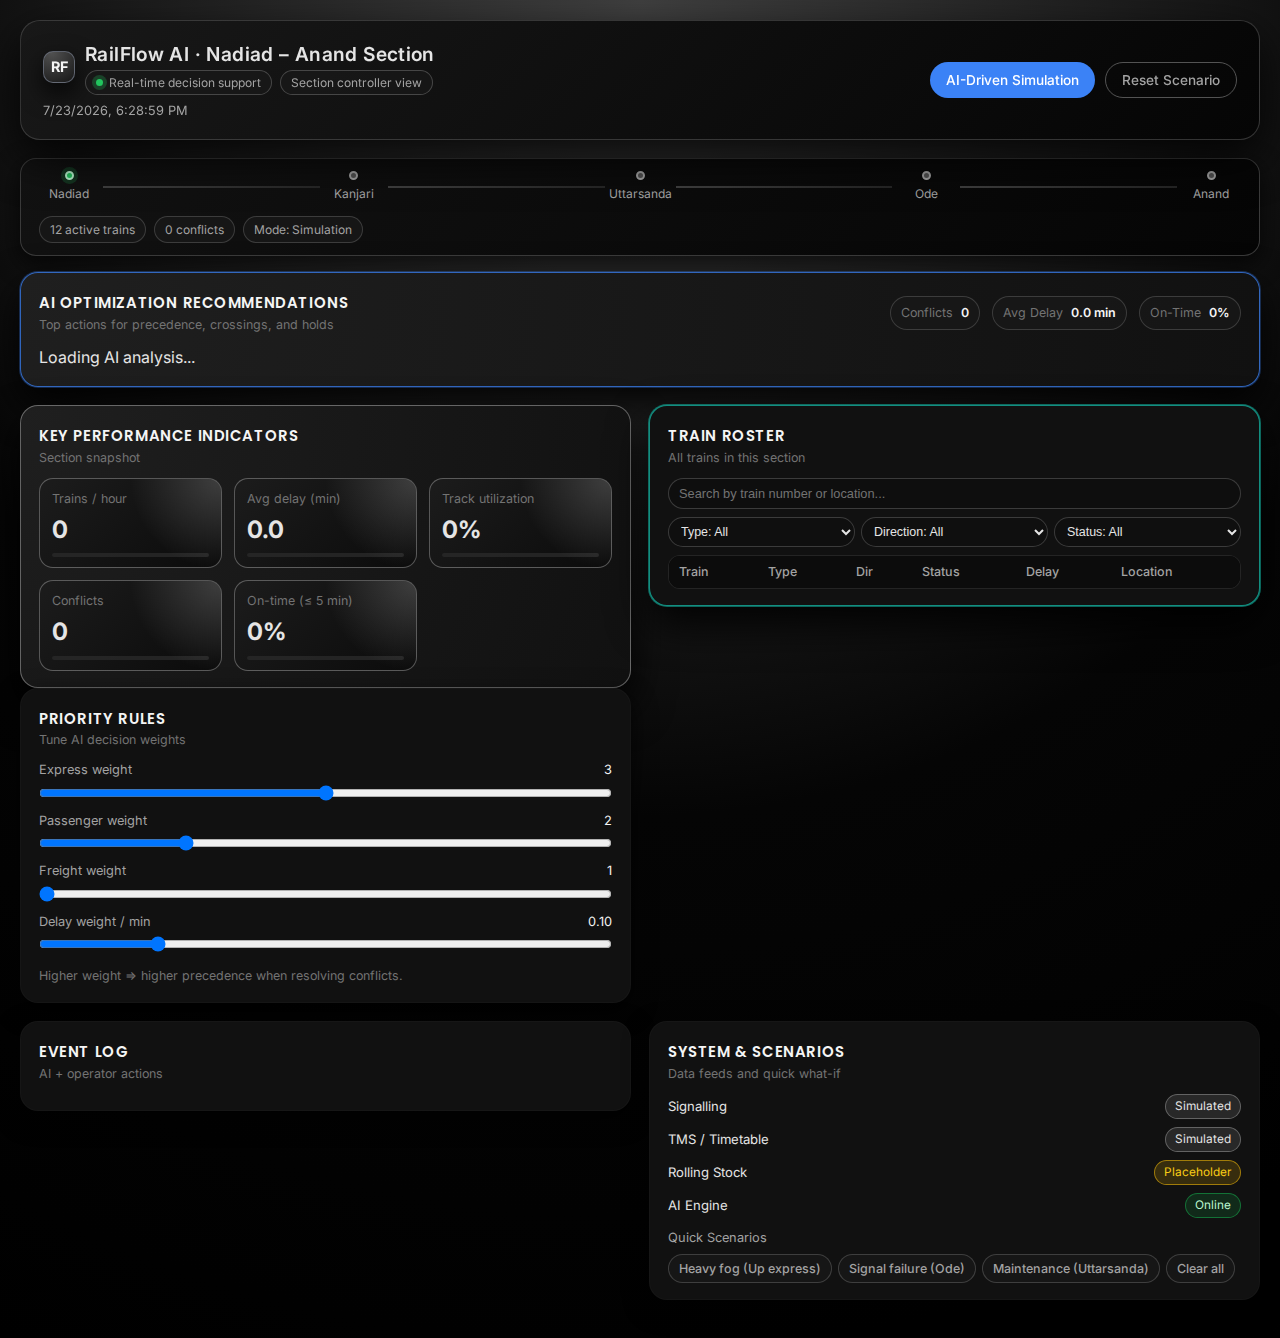
<file: gpt/index.html>
<!DOCTYPE html>
<html lang="en">

<head>
    <meta charset="UTF-8">
    <meta name="viewport" content="width=device-width, initial-scale=1.0">
    <title>AI Railway Flow Optimization Dashboard</title>
    <link
        href="https://fonts.googleapis.com/css2?family=Inter:wght@400;500;600;700&family=Poppins:wght@500;600;700&display=swap"
        rel="stylesheet">
    <link rel="stylesheet" href="styles.css">
</head>

<body>
    <div class="app-shell">
        <div class="main-area">
            <!-- Header -->
            <div class="top-bar">
                <div class="top-left">
                    <div class="brand-row">
                        <div class="brand-pill">RF</div>
                        <div>
                            <div class="section-name" id="current-section">
                                RailFlow AI · Nadiad – Anand Section
                            </div>
                            <div class="subheading">
                                <span class="badge">
                                    <span class="badge-dot"></span>
                                    Real-time decision support
                                </span>
                                <span class="badge">
                                    Section controller view
                                </span>
                            </div>
                        </div>
                    </div>
                    <div class="datetime" id="datetime-display">Loading date and time...</div>
                </div>
                <div class="top-bar-actions">
                    <button id="ai-simulate-btn">
                        <span>AI-Driven Simulation</span>
                    </button>
                    <button id="reset-data-btn" class="secondary">
                        Reset Scenario
                    </button>
                </div>
            </div>

            <!-- Section Overview (static strip instead of jittery visualizer) -->
            <div class="section-overview">
                <div class="section-line">
                    <div class="section-node active">
                        <div class="section-dot"></div>
                        <span class="section-label">Nadiad</span>
                    </div>
                    <div class="section-connector"></div>
                    <div class="section-node">
                        <div class="section-dot"></div>
                        <span class="section-label">Kanjari</span>
                    </div>
                    <div class="section-connector"></div>
                    <div class="section-node">
                        <div class="section-dot"></div>
                        <span class="section-label">Uttarsanda</span>
                    </div>
                    <div class="section-connector"></div>
                    <div class="section-node">
                        <div class="section-dot"></div>
                        <span class="section-label">Ode</span>
                    </div>
                    <div class="section-connector"></div>
                    <div class="section-node">
                        <div class="section-dot"></div>
                        <span class="section-label">Anand</span>
                    </div>
                </div>
                <div class="section-overview-metrics">
                    <div class="section-pill">
                        <span id="overview-active-trains">12</span> active trains
                    </div>
                    <div class="section-pill">
                        <span id="overview-conflicts">0</span> conflicts
                    </div>
                    <div class="section-pill">
                        Mode: <span id="overview-mode">Simulation</span>
                    </div>
                </div>
            </div>

            <!-- Hero: AI Recommendations (full-width) -->
            <div class="panel panel-hero">
                <div class="panel-title-row">
                    <div>
                        <h3 class="panel-title">AI Optimization Recommendations</h3>
                        <div class="panel-subtitle">
                            Top actions for precedence, crossings, and holds
                        </div>
                    </div>
                    <div class="hero-summary">
                        <div class="hero-summary-item">
                            <span class="hero-label">Conflicts</span>
                            <span class="hero-value" id="hero-conflicts">0</span>
                        </div>
                        <div class="hero-summary-item">
                            <span class="hero-label">Avg Delay</span>
                            <span class="hero-value" id="hero-delay">0.0 min</span>
                        </div>
                        <div class="hero-summary-item">
                            <span class="hero-label">On-Time</span>
                            <span class="hero-value" id="hero-punctuality">0%</span>
                        </div>
                    </div>
                </div>
                <div id="recommendations-container" class="hero-recommendations">
                    <p>Loading AI analysis...</p>
                </div>
            </div>

            <!-- Row 1: KPIs + Priority (left) | Roster (right) -->
            <div class="layout-row">
                <div class="layout-col layout-col-2">
                    <!-- KPIs -->
                    <div class="panel panel-kpi">
                        <div class="panel-title-row">
                            <div>
                                <h3 class="panel-title">Key Performance Indicators</h3>
                                <div class="panel-subtitle">Section snapshot</div>
                            </div>
                        </div>
                        <div class="kpi-grid">
                            <div class="kpi-card">
                                <div class="kpi-header-row">
                                    <div class="kpi-label">Trains / hour</div>
                                </div>
                                <div class="kpi-main">
                                    <div class="kpi-value" id="kpi-throughput">0</div>
                                </div>
                                <div class="kpi-bar">
                                    <div class="kpi-bar-fill" id="kpi-throughput-bar"></div>
                                </div>
                            </div>
                            <div class="kpi-card">
                                <div class="kpi-header-row">
                                    <div class="kpi-label">Avg delay (min)</div>
                                </div>
                                <div class="kpi-main">
                                    <div class="kpi-value" id="kpi-delay">0.0</div>
                                </div>
                                <div class="kpi-bar">
                                    <div class="kpi-bar-fill" id="kpi-delay-bar"></div>
                                </div>
                            </div>
                            <div class="kpi-card">
                                <div class="kpi-header-row">
                                    <div class="kpi-label">Track utilization</div>
                                </div>
                                <div class="kpi-main">
                                    <div class="kpi-value" id="kpi-utilization">0%</div>
                                </div>
                                <div class="kpi-bar">
                                    <div class="kpi-bar-fill" id="kpi-utilization-bar"></div>
                                </div>
                            </div>
                            <div class="kpi-card">
                                <div class="kpi-header-row">
                                    <div class="kpi-label">Conflicts</div>
                                </div>
                                <div class="kpi-main">
                                    <div class="kpi-value" id="kpi-conflicts">0</div>
                                </div>
                                <div class="kpi-bar">
                                    <div class="kpi-bar-fill" id="kpi-conflicts-bar"></div>
                                </div>
                            </div>
                            <div class="kpi-card">
                                <div class="kpi-header-row">
                                    <div class="kpi-label">On-time (≤ 5 min)</div>
                                </div>
                                <div class="kpi-main">
                                    <div class="kpi-value" id="kpi-punctuality">0%</div>
                                </div>
                                <div class="kpi-bar">
                                    <div class="kpi-bar-fill" id="kpi-punctuality-bar"></div>
                                </div>
                            </div>
                        </div>
                    </div>

                    <!-- Priority Rule Editor -->
                    <div class="panel">
                        <div class="panel-title-row">
                            <div>
                                <h3 class="panel-title">Priority Rules</h3>
                                <div class="panel-subtitle">Tune AI decision weights</div>
                            </div>
                        </div>
                        <div id="priority-editor">
                            <div class="rule-row">
                                <div class="rule-label-group">
                                    <span class="rule-label">Express weight</span>
                                    <span class="rule-value" id="rule-express-value">3</span>
                                </div>
                                <input type="range" id="rule-express" class="rule-input" min="1" max="5" step="1"
                                    value="3">
                            </div>
                            <div class="rule-row">
                                <div class="rule-label-group">
                                    <span class="rule-label">Passenger weight</span>
                                    <span class="rule-value" id="rule-passenger-value">2</span>
                                </div>
                                <input type="range" id="rule-passenger" class="rule-input" min="1" max="5" step="1"
                                    value="2">
                            </div>
                            <div class="rule-row">
                                <div class="rule-label-group">
                                    <span class="rule-label">Freight weight</span>
                                    <span class="rule-value" id="rule-freight-value">1</span>
                                </div>
                                <input type="range" id="rule-freight" class="rule-input" min="1" max="5" step="1"
                                    value="1">
                            </div>
                            <div class="rule-row">
                                <div class="rule-label-group">
                                    <span class="rule-label">Delay weight / min</span>
                                    <span class="rule-value" id="rule-delay-value">0.10</span>
                                </div>
                                <input type="range" id="rule-delay" class="rule-input" min="0" max="0.5" step="0.05"
                                    value="0.1">
                            </div>
                            <p class="rule-hint">
                                Higher weight ⇒ higher precedence when resolving conflicts.
                            </p>
                        </div>
                    </div>
                </div>

                <!-- Train Roster -->
                <div class="layout-col layout-col-2">
                    <div class="panel panel-roster">
                        <div class="panel-title-row">
                            <div>
                                <h3 class="panel-title">Train Roster</h3>
                                <div class="panel-subtitle">All trains in this section</div>
                            </div>
                        </div>
                        <div class="roster-controls">
                            <input type="text" id="train-search-input" class="roster-search"
                                placeholder="Search by train number or location...">
                            <div class="roster-filters">
                                <select id="filter-type" class="roster-select">
                                    <option value="all">Type: All</option>
                                    <option value="express">Express</option>
                                    <option value="passenger">Passenger</option>
                                    <option value="freight">Freight</option>
                                </select>
                                <select id="filter-direction" class="roster-select">
                                    <option value="all">Direction: All</option>
                                    <option value="up">Up (Nadiad → Anand)</option>
                                    <option value="down">Down (Anand → Nadiad)</option>
                                </select>
                                <select id="filter-status" class="roster-select">
                                    <option value="all">Status: All</option>
                                    <option value="running">Running</option>
                                    <option value="waiting">Waiting</option>
                                    <option value="halted">Halted</option>
                                    <option value="completed">Completed</option>
                                </select>
                            </div>
                        </div>
                        <div class="roster-table-wrapper">
                            <table class="roster-table">
                                <thead>
                                    <tr>
                                        <th data-sort="number">Train</th>
                                        <th data-sort="type">Type</th>
                                        <th data-sort="direction">Dir</th>
                                        <th data-sort="status">Status</th>
                                        <th data-sort="delayMinutes">Delay</th>
                                        <th data-sort="position">Location</th>
                                    </tr>
                                </thead>
                                <tbody id="train-roster-body"></tbody>
                            </table>
                        </div>
                    </div>
                </div>
            </div>

            <!-- Row 2: Log (left) | System + Scenarios (right) -->
            <div class="layout-row">
                <div class="layout-col layout-col-2">
                    <div class="panel">
                        <div class="panel-title-row">
                            <div>
                                <h3 class="panel-title">Event Log</h3>
                                <div class="panel-subtitle">AI + operator actions</div>
                            </div>
                        </div>
                        <div id="event-log-container" class="log-list"></div>
                    </div>
                </div>

                <div class="layout-col layout-col-2">
                    <div class="panel">
                        <div class="panel-title-row">
                            <div>
                                <h3 class="panel-title">System & Scenarios</h3>
                                <div class="panel-subtitle">Data feeds and quick what-if</div>
                            </div>
                        </div>
                        <div class="system-status-list">
                            <div class="system-status-item">
                                <span>Signalling</span>
                                <span class="status-pill status-simulated">Simulated</span>
                            </div>
                            <div class="system-status-item">
                                <span>TMS / Timetable</span>
                                <span class="status-pill status-simulated">Simulated</span>
                            </div>
                            <div class="system-status-item">
                                <span>Rolling Stock</span>
                                <span class="status-pill status-warning">Placeholder</span>
                            </div>
                            <div class="system-status-item">
                                <span>AI Engine</span>
                                <span class="status-pill status-ok">Online</span>
                            </div>
                        </div>

                        <div id="scenario-controls" class="scenario-block">
                            <div class="scenario-title">Quick Scenarios</div>
                            <div class="scenario-grid">
                                <button data-scenario="heavy-fog">Heavy fog (Up express)</button>
                                <button data-scenario="signal-failure-ode">Signal failure (Ode)</button>
                                <button data-scenario="maintenance-uttarsanda">Maintenance (Uttarsanda)</button>
                                <button data-scenario="clear-all">Clear all</button>
                            </div>
                        </div>
                    </div>
                </div>
            </div>

        </div>
    </div>

    <script src="script.js"></script>
</body>

</html>
</file>
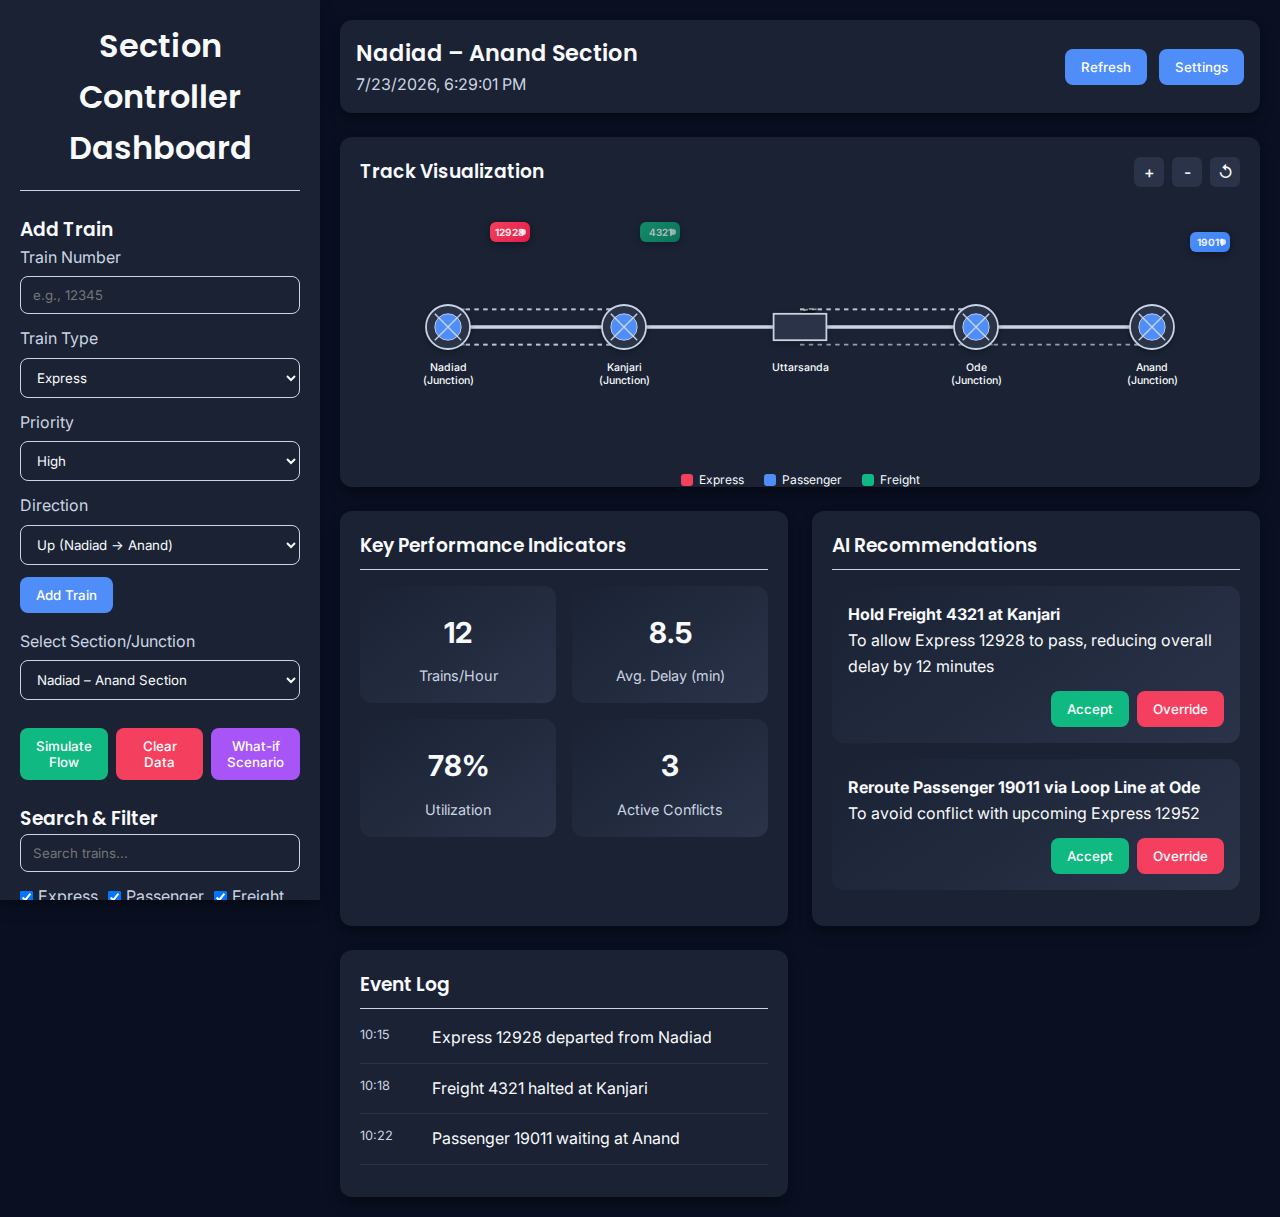
<file: dhruvprototype.html>
<!DOCTYPE html>
<html lang="en">
<head>
    <meta charset="UTF-8">
    <meta name="viewport" content="width=device-width, initial-scale=1.0">
    <title>Railway Section Controller Dashboard</title>
    <link href="https://fonts.googleapis.com/css2?family=Inter:wght@400;500;600;700&family=Poppins:wght@400;500;600;700&display=swap" rel="stylesheet">
    <style>
        /* Reset and Base Styles */
        * {
            margin: 0;
            padding: 0;
            box-sizing: border-box;
        }

        :root {
            --bg-dark: #0a1022;
            --bg-card: #1a2234;
            --bg-card-hover: #2a3348;
            --text-primary: #f8fafc;
            --text-secondary: #cbd5e1;
            --accent-blue: #4f8df9;
            --accent-green: #10b981;
            --accent-red: #f43f5e;
            --accent-yellow: #fbbf24;
            --accent-purple: #a855f7;
            --accent-teal: #14b8a6;
            --shadow: 0 8px 16px -2px rgba(0, 0, 0, 0.3), 0 4px 8px -2px rgba(0, 0, 0, 0.2);
            --shadow-soft: 0 4px 12px rgba(0, 0, 0, 0.15);
            --border-radius: 12px;
            --sidebar-width: 320px;
            --transition: all 0.3s ease;
            --gradient-blue: linear-gradient(135deg, #4f8df9, #3b82f6);
            --gradient-green: linear-gradient(135deg, #10b981, #059669);
            --gradient-red: linear-gradient(135deg, #f43f5e, #e11d48);
            --gradient-yellow: linear-gradient(135deg, #fbbf24, #f59e0b);
            --gradient-purple: linear-gradient(135deg, #a855f7, #9333ea);
            --gradient-dark: linear-gradient(135deg, #1a2234, #0f172a);
        }

        body {
            font-family: 'Inter', sans-serif;
            background-color: var(--bg-dark);
            color: var(--text-primary);
            line-height: 1.6;
            overflow-x: hidden;
        }

        h1, h2, h3, h4, h5, h6 {
            font-family: 'Poppins', sans-serif;
            font-weight: 600;
        }

        button {
            cursor: pointer;
            font-family: 'Inter', sans-serif;
            font-weight: 500;
            border: none;
            border-radius: 8px;
            padding: 10px 16px;
            background-color: var(--accent-blue);
            color: white;
            transition: var(--transition);
        }

        button:hover {
            opacity: 0.9;
            transform: translateY(-2px);
        }

        input, select {
            font-family: 'Inter', sans-serif;
            padding: 10px 12px;
            border-radius: 8px;
            border: 1px solid var(--text-secondary);
            background-color: var(--bg-card);
            color: var(--text-primary);
            width: 100%;
            margin-bottom: 12px;
        }

        /* Layout Styles */
        .container {
            display: flex;
            min-height: 100vh;
        }

        /* Sidebar Styles */
        .sidebar {
            width: var(--sidebar-width);
            background-color: var(--bg-card);
            padding: 20px;
            height: 100vh;
            overflow-y: auto;
            position: fixed;
            box-shadow: var(--shadow);
            z-index: 10;
        }

        .sidebar-title {
            text-align: center;
            margin-bottom: 24px;
            padding-bottom: 16px;
            border-bottom: 1px solid var(--text-secondary);
        }

        .form-group {
            margin-bottom: 16px;
        }

        .form-group label {
            display: block;
            margin-bottom: 6px;
            color: var(--text-secondary);
        }

        .action-buttons {
            display: flex;
            gap: 8px;
            margin-bottom: 24px;
        }

        .action-buttons button {
            flex: 1;
        }

        .btn-simulate {
            background-color: var(--accent-green);
        }

        .btn-clear {
            background-color: var(--accent-red);
        }

        .btn-whatif {
            background-color: var(--accent-purple);
        }

        .train-list {
            margin-top: 24px;
        }

        .train-list h3 {
            margin-bottom: 16px;
        }

        .train-card {
            background: var(--gradient-dark);
            border-radius: var(--border-radius);
            padding: 16px;
            margin-bottom: 12px;
            box-shadow: var(--shadow-soft);
            cursor: grab;
            transition: var(--transition);
            border-left: 4px solid transparent;
            position: relative;
            overflow: hidden;
        }
        
        .train-card.dragging {
            cursor: grabbing;
            opacity: 0.8;
            transform: scale(1.02);
            z-index: 100;
        }

        .train-card::before {
            content: '';
            position: absolute;
            top: 0;
            left: 0;
            width: 100%;
            height: 100%;
            background: linear-gradient(145deg, rgba(255,255,255,0.05), transparent);
            opacity: 0;
            transition: var(--transition);
        }

        .train-card:hover {
            transform: translateY(-3px);
            box-shadow: var(--shadow);
        }

        .train-card:hover::before {
            opacity: 1;
        }

        .train-card.selected {
            border-left: 4px solid var(--accent-blue);
            box-shadow: 0 0 0 2px rgba(79, 141, 249, 0.3), var(--shadow);
        }
        
        .train-card.express {
            border-left: 4px solid var(--accent-red);
            background: linear-gradient(145deg, #1a2234, #1e1a20);
        }
        
        .train-card.passenger {
            border-left: 4px solid var(--accent-blue);
            background: linear-gradient(145deg, #1a2234, #1a2030);
        }
        
        .train-card.freight {
            border-left: 4px solid var(--accent-green);
            background: linear-gradient(145deg, #1a2234, #1a2420);
        }
        
        .train-card-drag-handle {
            position: absolute;
            right: 10px;
            top: 10px;
            width: 12px;
            height: 12px;
            display: flex;
            flex-direction: column;
            justify-content: space-between;
            opacity: 0.5;
            transition: opacity 0.2s ease;
        }
        
        .train-card:hover .train-card-drag-handle {
            opacity: 1;
        }
        
        .drag-handle-line {
            height: 2px;
            background-color: var(--text-secondary);
            border-radius: 1px;
        }
        
        /* Search and Filter Styles */
        .search-input {
            width: 100%;
            padding: 10px 12px;
            border-radius: 8px;
            border: 1px solid var(--text-secondary);
            background-color: var(--bg-card);
            color: var(--text-primary);
            margin-bottom: 12px;
        }
        
        .filter-options {
            display: flex;
            flex-wrap: wrap;
            gap: 10px;
            margin-bottom: 12px;
        }
        
        .filter-options label {
            display: flex;
            align-items: center;
            gap: 5px;
            cursor: pointer;
        }
        
        .filter-options input[type="checkbox"] {
            width: auto;
            margin: 0;
        }

        .train-card-header {
            display: flex;
            justify-content: space-between;
            align-items: center;
            margin-bottom: 8px;
        }

        .train-number {
            font-weight: 600;
            font-size: 1.1rem;
        }

        .train-details {
            display: flex;
            justify-content: space-between;
        }

        .train-type, .train-status {
            display: flex;
            align-items: center;
            gap: 6px;
        }

        .priority-chip {
            padding: 4px 8px;
            border-radius: 12px;
            font-size: 0.8rem;
            font-weight: 500;
        }

        .priority-high {
            background-color: var(--accent-yellow);
            color: #000;
        }

        .priority-medium {
            background-color: var(--accent-blue);
        }

        .priority-low {
            background-color: var(--accent-purple);
        }

        /* Main Area Styles */
        .main-area {
            flex: 1;
            margin-left: var(--sidebar-width);
            padding: 20px;
        }

        .top-bar {
            display: flex;
            justify-content: space-between;
            align-items: center;
            padding: 16px;
            background-color: var(--bg-card);
            border-radius: var(--border-radius);
            margin-bottom: 24px;
            box-shadow: var(--shadow);
        }

        .section-name {
            font-size: 1.4rem;
            font-weight: 600;
        }

        .datetime {
            color: var(--text-secondary);
        }

        .top-bar-actions {
            display: flex;
            gap: 12px;
        }

        .visualization {
            background-color: var(--bg-card);
            border-radius: var(--border-radius);
            padding: 20px;
            margin-bottom: 24px;
            box-shadow: var(--shadow);
            height: 350px;
            position: relative;
            overflow: hidden;
        }
        
        .visualization-header {
            display: flex;
            justify-content: space-between;
            align-items: center;
            margin-bottom: 15px;
        }
        
        .visualization-controls {
            display: flex;
            gap: 8px;
        }
        
        .visualization-controls button {
            width: 30px;
            height: 30px;
            padding: 0;
            display: flex;
            align-items: center;
            justify-content: center;
            background-color: var(--bg-card-hover);
            color: var(--text-primary);
            font-size: 16px;
            border-radius: 6px;
        }

        .track-diagram {
            width: 100%;
            height: 250px;
            transition: transform 0.3s ease;
        }
        
        .track-legend {
            display: flex;
            justify-content: center;
            gap: 20px;
            margin-top: 10px;
        }
        
        .legend-item {
            display: flex;
            align-items: center;
            gap: 6px;
            font-size: 12px;
        }
        
        .legend-color {
            width: 12px;
            height: 12px;
            border-radius: 3px;
        }
        
        .legend-color.express {
            background-color: var(--accent-red);
        }
        
        .legend-color.passenger {
            background-color: var(--accent-blue);
        }
        
        .legend-color.freight {
            background-color: var(--accent-green);
        }

        .station {
            fill: var(--bg-card-hover);
            stroke: var(--text-secondary);
            stroke-width: 2;
            filter: drop-shadow(0 2px 3px rgba(0, 0, 0, 0.3));
        }
        
        .station-inner {
            fill: var(--accent-blue);
            stroke: var(--text-secondary);
            stroke-width: 1;
        }
        
        .junction-outer {
            fill: var(--bg-card-hover);
            stroke: var(--text-secondary);
            stroke-width: 2;
        }
        
        .junction-line {
            stroke: var(--text-secondary);
            stroke-width: 1.5;
        }

        .station-label {
            fill: var(--text-primary);
            font-size: 12px;
            text-anchor: middle;
            font-weight: 500;
        }

        .track {
            stroke: var(--text-secondary);
            stroke-width: 4;
            stroke-linecap: round;
        }
        
        .track-secondary {
            stroke: var(--text-secondary);
            stroke-width: 2;
            stroke-dasharray: 5, 5;
            opacity: 0.7;
        }

        .train {
            position: absolute;
            width: 40px;
            height: 20px;
            border-radius: 6px;
            transition: left 5s linear, top 0.5s ease, transform 0.3s ease;
            cursor: pointer;
            z-index: 10;
            box-shadow: 0 2px 8px rgba(0, 0, 0, 0.4);
            display: flex;
            align-items: center;
            justify-content: center;
            font-size: 10px;
            font-weight: bold;
            color: rgba(255, 255, 255, 0.9);
            transform-origin: center;
        }
        
        .train:hover {
            transform: scale(1.1);
            box-shadow: 0 4px 12px rgba(0, 0, 0, 0.6);
            z-index: 20;
        }
        
        .train.selected {
            outline: 2px solid white;
            outline-offset: 2px;
        }
        
        /* Train status animations */
        .train-running {
            animation: trainRunning 2s infinite;
        }
        
        .train-waiting {
            animation: trainWaiting 2s infinite;
        }
        
        .train-halted {
            opacity: 0.7;
        }
        
        @keyframes trainRunning {
            0%, 100% { transform: translateX(0); }
            50% { transform: translateX(3px); }
        }
        
        @keyframes trainWaiting {
            0%, 100% { opacity: 1; }
            50% { opacity: 0.6; }
        }

        .train-express {
            background: var(--gradient-red);
        }

        .train-passenger {
            background: var(--gradient-blue);
        }

        .train-freight {
            background: var(--gradient-green);
        }
        
        .train::before {
            content: '';
            position: absolute;
            width: 6px;
            height: 6px;
            border-radius: 50%;
            background: rgba(255, 255, 255, 0.8);
            right: 4px;
            top: 7px;
        }

        .panels {
            display: grid;
            grid-template-columns: repeat(auto-fit, minmax(300px, 1fr));
            gap: 24px;
        }

        .panel {
            background-color: var(--bg-card);
            border-radius: var(--border-radius);
            padding: 20px;
            box-shadow: var(--shadow);
        }

        .panel-title {
            margin-bottom: 16px;
            padding-bottom: 8px;
            border-bottom: 1px solid var(--text-secondary);
        }

        .kpi-grid {
            display: grid;
            grid-template-columns: repeat(2, 1fr);
            gap: 16px;
        }

        .kpi-card {
            background: linear-gradient(145deg, var(--bg-card), var(--bg-card-hover));
            border-radius: var(--border-radius);
            padding: 16px;
            text-align: center;
        }

        .kpi-value {
            font-size: 1.8rem;
            font-weight: 700;
            margin: 8px 0;
        }

        .kpi-label {
            color: var(--text-secondary);
            font-size: 0.9rem;
        }

        .recommendation-card {
            background: linear-gradient(145deg, var(--bg-card), var(--bg-card-hover));
            border-radius: var(--border-radius);
            padding: 16px;
            margin-bottom: 16px;
        }

        .recommendation-actions {
            display: flex;
            justify-content: flex-end;
            gap: 8px;
            margin-top: 12px;
        }

        .btn-accept {
            background-color: var(--accent-green);
        }

        .btn-override {
            background-color: var(--accent-red);
        }

        .log-entry {
            display: flex;
            gap: 12px;
            margin-bottom: 12px;
            padding-bottom: 12px;
            border-bottom: 1px solid var(--bg-card-hover);
        }

        .log-time {
            color: var(--text-secondary);
            font-size: 0.8rem;
            min-width: 60px;
        }

        .log-message {
            flex: 1;
        }

        .train-popup {
            position: absolute;
            background-color: var(--bg-card);
            border-radius: var(--border-radius);
            padding: 16px;
            box-shadow: var(--shadow);
            z-index: 100;
            min-width: 250px;
            display: none;
        }

        .train-popup h3 {
            margin-bottom: 12px;
            border-bottom: 1px solid var(--text-secondary);
            padding-bottom: 8px;
        }

        .train-popup-details {
            margin-bottom: 16px;
        }

        .train-popup-details p {
            margin-bottom: 8px;
        }

        .close-popup {
            position: absolute;
            top: 10px;
            right: 10px;
            background: none;
            border: none;
            color: var(--text-secondary);
            font-size: 1.2rem;
            cursor: pointer;
        }

        /* Responsive Styles */
        @media (max-width: 1024px) {
            .sidebar {
                width: 280px;
            }
            .main-area {
                margin-left: 280px;
            }
        }

        @media (max-width: 768px) {
            .container {
                flex-direction: column;
            }
            .sidebar {
                width: 100%;
                height: auto;
                position: relative;
                overflow-y: visible;
            }
            .main-area {
                margin-left: 0;
            }
            .panels {
                grid-template-columns: 1fr;
            }
        }
    </style>
</head>
<body>
    <div class="container">
        <!-- Sidebar -->
        <div class="sidebar">
            <h1 class="sidebar-title">Section Controller Dashboard</h1>
            
            <!-- Input Form -->
            <div class="form-group">
                <h3>Add Train</h3>
                <label for="train-number">Train Number</label>
                <input type="text" id="train-number" placeholder="e.g., 12345">
                
                <label for="train-type">Train Type</label>
                <select id="train-type">
                    <option value="express">Express</option>
                    <option value="passenger">Passenger</option>
                    <option value="freight">Freight</option>
                </select>
                
                <label for="train-priority">Priority</label>
                <select id="train-priority">
                    <option value="high">High</option>
                    <option value="medium">Medium</option>
                    <option value="low">Low</option>
                </select>
                
                <label for="train-direction">Direction</label>
                <select id="train-direction">
                    <option value="up">Up (Nadiad → Anand)</option>
                    <option value="down">Down (Anand → Nadiad)</option>
                </select>
                
                <button id="add-train-btn">Add Train</button>
            </div>
            
            <div class="form-group">
                <label for="section-select">Select Section/Junction</label>
                <select id="section-select">
                    <option value="nadiad-anand">Nadiad – Anand Section</option>
                    <option value="anand-vadodara">Anand – Vadodara Section</option>
                    <option value="ahmedabad-nadiad">Ahmedabad – Nadiad Section</option>
                </select>
            </div>
            
            <div class="action-buttons">
                <button class="btn-simulate" id="simulate-btn">Simulate Flow</button>
                <button class="btn-clear" id="clear-btn">Clear Data</button>
                <button class="btn-whatif" id="whatif-btn">What-if Scenario</button>
            </div>
            
            <!-- Train List -->
            <!-- Search and Filter -->
            <div class="form-group">
                <h3>Search & Filter</h3>
                <input type="text" id="train-search" placeholder="Search trains..." class="search-input">
                <div class="filter-options">
                    <label><input type="checkbox" id="filter-express" checked> Express</label>
                    <label><input type="checkbox" id="filter-passenger" checked> Passenger</label>
                    <label><input type="checkbox" id="filter-freight" checked> Freight</label>
                </div>
                <div class="filter-options">
                    <label><input type="checkbox" id="filter-running" checked> Running</label>
                    <label><input type="checkbox" id="filter-waiting" checked> Waiting</label>
                    <label><input type="checkbox" id="filter-halted" checked> Halted</label>
                </div>
            </div>
            
            <div class="train-list">
                <h3>Trains in Section</h3>
                <div id="trains-container">
                    <!-- Train cards will be added here dynamically -->
                </div>
            </div>
        </div>
        
        <!-- Main Area -->
        <div class="main-area">
            <!-- Top Bar -->
            <div class="top-bar">
                <div>
                    <h2 class="section-name" id="current-section">Nadiad – Anand Section</h2>
                    <div class="datetime" id="datetime-display">Loading date and time...</div>
                </div>
                <div class="top-bar-actions">
                    <button id="refresh-btn">Refresh</button>
                    <button id="settings-btn">Settings</button>
                </div>
            </div>
            
            <!-- Visualization Canvas -->
            <div class="visualization">
                <div class="visualization-header">
                    <h3>Track Visualization</h3>
                    <div class="visualization-controls">
                        <button id="zoom-in-btn" title="Zoom In">+</button>
                        <button id="zoom-out-btn" title="Zoom Out">-</button>
                        <button id="reset-view-btn" title="Reset View">↺</button>
                    </div>
                </div>
                <svg class="track-diagram" id="track-diagram">
                    <!-- SVG track diagram will be generated here -->
                </svg>
                <div id="trains-visualization">
                    <!-- Train elements will be added here dynamically -->
                </div>
                <div class="track-legend">
                    <div class="legend-item"><span class="legend-color express"></span>Express</div>
                    <div class="legend-item"><span class="legend-color passenger"></span>Passenger</div>
                    <div class="legend-item"><span class="legend-color freight"></span>Freight</div>
                </div>
            </div>
            
            <!-- Panels -->
            <div class="panels">
                <!-- KPIs Dashboard -->
                <div class="panel">
                    <h3 class="panel-title">Key Performance Indicators</h3>
                    <div class="kpi-grid">
                        <div class="kpi-card">
                            <div class="kpi-value" id="kpi-throughput">12</div>
                            <div class="kpi-label">Trains/Hour</div>
                        </div>
                        <div class="kpi-card">
                            <div class="kpi-value" id="kpi-delay">8.5</div>
                            <div class="kpi-label">Avg. Delay (min)</div>
                        </div>
                        <div class="kpi-card">
                            <div class="kpi-value" id="kpi-utilization">78%</div>
                            <div class="kpi-label">Utilization</div>
                        </div>
                        <div class="kpi-card">
                            <div class="kpi-value" id="kpi-conflicts">3</div>
                            <div class="kpi-label">Active Conflicts</div>
                        </div>
                    </div>
                </div>
                
                <!-- Recommendations Panel -->
                <div class="panel">
                    <h3 class="panel-title">AI Recommendations</h3>
                    <div id="recommendations-container">
                        <!-- Recommendation cards will be added here dynamically -->
                    </div>
                </div>
                
                <!-- Event Log -->
                <div class="panel">
                    <h3 class="panel-title">Event Log</h3>
                    <div id="event-log-container">
                        <!-- Log entries will be added here dynamically -->
                    </div>
                </div>
            </div>
        </div>
    </div>
    
    <!-- Train Popup -->
    <div class="train-popup" id="train-popup">
        <button class="close-popup" id="close-popup">×</button>
        <h3 id="popup-train-number">Train 12345</h3>
        <div class="train-popup-details" id="popup-train-details">
            <!-- Train details will be added here dynamically -->
        </div>
        <button id="popup-action-btn">Take Action</button>
    </div>
    
    <script>
        // Global variables
        let trains = [];
        let recommendations = [];
        let eventLog = [];
        let simulationRunning = false;
        let selectedTrain = null;
        
        // DOM Elements
        const trainNumberInput = document.getElementById('train-number');
        const trainTypeSelect = document.getElementById('train-type');
        const trainPrioritySelect = document.getElementById('train-priority');
        const trainDirectionSelect = document.getElementById('train-direction');
        const addTrainBtn = document.getElementById('add-train-btn');
        const sectionSelect = document.getElementById('section-select');
        const simulateBtn = document.getElementById('simulate-btn');
        const clearBtn = document.getElementById('clear-btn');
        const whatifBtn = document.getElementById('whatif-btn');
        const trainsContainer = document.getElementById('trains-container');
        const currentSectionDisplay = document.getElementById('current-section');
        const datetimeDisplay = document.getElementById('datetime-display');
        const refreshBtn = document.getElementById('refresh-btn');
        const settingsBtn = document.getElementById('settings-btn');
        const trackDiagram = document.getElementById('track-diagram');
        const trainsVisualization = document.getElementById('trains-visualization');
        const kpiThroughput = document.getElementById('kpi-throughput');
        const kpiDelay = document.getElementById('kpi-delay');
        const kpiUtilization = document.getElementById('kpi-utilization');
        const kpiConflicts = document.getElementById('kpi-conflicts');
        const recommendationsContainer = document.getElementById('recommendations-container');
        const eventLogContainer = document.getElementById('event-log-container');
        const trainPopup = document.getElementById('train-popup');
        const closePopupBtn = document.getElementById('close-popup');
        const popupTrainNumber = document.getElementById('popup-train-number');
        const popupTrainDetails = document.getElementById('popup-train-details');
        const popupActionBtn = document.getElementById('popup-action-btn');
        
        // Initialize the application
        function init() {
            updateDateTime();
            setInterval(updateDateTime, 1000);
            drawTrackDiagram();
            loadDummyData();
            renderTrains();
            renderRecommendations();
            renderEventLog();
            setupEventListeners();
        }
        
        // Update date and time display
        function updateDateTime() {
            const now = new Date();
            datetimeDisplay.textContent = now.toLocaleString();
        }
        
        // Draw the track diagram using SVG
        function drawTrackDiagram() {
            // Set SVG viewBox
            trackDiagram.setAttribute('viewBox', '0 0 1000 200');
            
            // Draw secondary/loop tracks
            const loopTracks = [
                { d: 'M 100 80 L 300 80', station: 'Nadiad-Kanjari' },
                { d: 'M 500 80 L 700 80', station: 'Uttarsanda-Ode' },
                { d: 'M 100 120 L 300 120', station: 'Nadiad-Kanjari' },
                { d: 'M 700 120 L 900 120', station: 'Ode-Anand' }
            ];
            
            loopTracks.forEach(track => {
                const loopTrack = document.createElementNS('http://www.w3.org/2000/svg', 'path');
                loopTrack.setAttribute('d', track.d);
                loopTrack.setAttribute('class', 'track-secondary');
                loopTrack.setAttribute('data-station', track.station);
                trackDiagram.appendChild(loopTrack);
            });
            
            // Draw main track line segments between each junction
            const junctionPositions = [100, 300, 500, 700, 900];
            
            // Create track segments between each junction
            for (let i = 0; i < junctionPositions.length - 1; i++) {
                const trackSegment = document.createElementNS('http://www.w3.org/2000/svg', 'path');
                trackSegment.setAttribute('d', `M ${junctionPositions[i]} 100 L ${junctionPositions[i+1]} 100`);
                trackSegment.setAttribute('class', 'track');
                trackDiagram.appendChild(trackSegment);
            }
            
            // Add dotted secondary tracks between junctions
            for (let i = 0; i < junctionPositions.length - 1; i++) {
                if (i % 2 === 0) { // Add dotted lines for alternating segments
                    const dottedTrack = document.createElementNS('http://www.w3.org/2000/svg', 'path');
                    dottedTrack.setAttribute('d', `M ${junctionPositions[i]} 80 L ${junctionPositions[i+1]} 80`);
                    dottedTrack.setAttribute('class', 'track-secondary dotted');
                    trackDiagram.appendChild(dottedTrack);
                    
                    const dottedTrack2 = document.createElementNS('http://www.w3.org/2000/svg', 'path');
                    dottedTrack2.setAttribute('d', `M ${junctionPositions[i]} 120 L ${junctionPositions[i+1]} 120`);
                    dottedTrack2.setAttribute('class', 'track-secondary dotted');
                    trackDiagram.appendChild(dottedTrack2);
                }
            }
            
            // Connect loop tracks to main track
            const connections = [
                { d: 'M 100 100 C 100 80, 100 80, 120 80', type: 'main-to-loop' },
                { d: 'M 280 80 C 300 80, 300 80, 300 100', type: 'loop-to-main' },
                { d: 'M 500 100 C 500 80, 500 80, 520 80', type: 'main-to-loop' },
                { d: 'M 680 80 C 700 80, 700 80, 700 100', type: 'loop-to-main' },
                { d: 'M 100 100 C 100 120, 100 120, 120 120', type: 'main-to-loop' },
                { d: 'M 280 120 C 300 120, 300 120, 300 100', type: 'loop-to-main' },
                { d: 'M 700 100 C 700 120, 700 120, 720 120', type: 'main-to-loop' },
                { d: 'M 880 120 C 900 120, 900 120, 900 100', type: 'loop-to-main' }
            ];
            
            connections.forEach(conn => {
                const connection = document.createElementNS('http://www.w3.org/2000/svg', 'path');
                connection.setAttribute('d', conn.d);
                connection.setAttribute('class', 'track-secondary');
                connection.setAttribute('data-type', conn.type);
                trackDiagram.appendChild(connection);
            });
            
            // Draw stations - swapped some junction positions
            const stations = [
                { name: 'Nadiad', x: 100, isJunction: true },
                { name: 'Kanjari', x: 300, isJunction: true }, // Changed to junction
                { name: 'Uttarsanda', x: 500, isJunction: false }, // Changed to regular station
                { name: 'Ode', x: 700, isJunction: true },
                { name: 'Anand', x: 900, isJunction: true }
            ];
            
            stations.forEach(station => {
                // Use circles with different styles for junctions instead of polygons
                if (station.isJunction) {
                    // Junction station - use a diamond shape with inner circle
                    const junctionOuter = document.createElementNS('http://www.w3.org/2000/svg', 'circle');
                    junctionOuter.setAttribute('cx', station.x);
                    junctionOuter.setAttribute('cy', 100);
                    junctionOuter.setAttribute('r', 25);
                    junctionOuter.setAttribute('class', 'station junction-outer');
                    trackDiagram.appendChild(junctionOuter);
                    
                    const junctionInner = document.createElementNS('http://www.w3.org/2000/svg', 'circle');
                    junctionInner.setAttribute('cx', station.x);
                    junctionInner.setAttribute('cy', 100);
                    junctionInner.setAttribute('r', 15);
                    junctionInner.setAttribute('class', 'station-inner');
                    trackDiagram.appendChild(junctionInner);
                    
                    // Add crossing lines to indicate junction
                    const line1 = document.createElementNS('http://www.w3.org/2000/svg', 'line');
                    line1.setAttribute('x1', station.x - 15);
                    line1.setAttribute('y1', 85);
                    line1.setAttribute('x2', station.x + 15);
                    line1.setAttribute('y2', 115);
                    line1.setAttribute('class', 'junction-line');
                    trackDiagram.appendChild(line1);
                    
                    const line2 = document.createElementNS('http://www.w3.org/2000/svg', 'line');
                    line2.setAttribute('x1', station.x - 15);
                    line2.setAttribute('y1', 115);
                    line2.setAttribute('x2', station.x + 15);
                    line2.setAttribute('y2', 85);
                    line2.setAttribute('class', 'junction-line');
                    trackDiagram.appendChild(line2);
                } else {
                    // Regular station - simple rectangle
                    const stationRect = document.createElementNS('http://www.w3.org/2000/svg', 'rect');
                    stationRect.setAttribute('x', station.x - 30);
                    stationRect.setAttribute('y', 85);
                    stationRect.setAttribute('width', 60);
                    stationRect.setAttribute('height', 30);
                    stationRect.setAttribute('class', 'station');
                    stationRect.setAttribute('data-station', station.name);
                    trackDiagram.appendChild(stationRect);
                }
                
                // Station name
                const stationText = document.createElementNS('http://www.w3.org/2000/svg', 'text');
                stationText.setAttribute('x', station.x);
                stationText.setAttribute('y', 150);
                stationText.setAttribute('class', 'station-label');
                stationText.textContent = station.name;
                trackDiagram.appendChild(stationText);
                
                // Junction indicator if applicable
                if (station.isJunction) {
                    const junctionIndicator = document.createElementNS('http://www.w3.org/2000/svg', 'text');
                    junctionIndicator.setAttribute('x', station.x);
                    junctionIndicator.setAttribute('y', 165);
                    junctionIndicator.setAttribute('class', 'station-label');
                    junctionIndicator.setAttribute('font-size', '10');
                    junctionIndicator.textContent = '(Junction)';
                    trackDiagram.appendChild(junctionIndicator);
                }
            });
        }
        
        // Load dummy data for demonstration
        function loadDummyData() {
            // Dummy trains
            trains = [
                { id: 1, number: '12928', type: 'express', priority: 'high', direction: 'up', status: 'running', position: 150 },
                { id: 2, number: '19011', type: 'passenger', priority: 'medium', direction: 'down', status: 'waiting', position: 850 },
                { id: 3, number: '4321', type: 'freight', priority: 'low', direction: 'up', status: 'halted', position: 300 }
            ];
            
            // Dummy recommendations
            recommendations = [
                {
                    id: 1,
                    action: 'Hold Freight 4321 at Kanjari',
                    justification: 'To allow Express 12928 to pass, reducing overall delay by 12 minutes',
                    impact: 'High'
                },
                {
                    id: 2,
                    action: 'Reroute Passenger 19011 via Loop Line at Ode',
                    justification: 'To avoid conflict with upcoming Express 12952',
                    impact: 'Medium'
                }
            ];
            
            // Dummy event log
            eventLog = [
                { time: '10:15', message: 'Express 12928 departed from Nadiad', type: 'departure' },
                { time: '10:18', message: 'Freight 4321 halted at Kanjari', type: 'action' },
                { time: '10:22', message: 'Passenger 19011 waiting at Anand', type: 'status' }
            ];
        }
        
        // Render trains in the sidebar
        function renderTrains() {
            trainsContainer.innerHTML = '';
            
            if (trains.length === 0) {
                trainsContainer.innerHTML = '<p>No trains in the section.</p>';
                return;
            }
            
            trains.forEach(train => {
                const trainCard = document.createElement('div');
                trainCard.className = `train-card ${train.type} ${selectedTrain === train.id ? 'selected' : ''}`;
                trainCard.dataset.trainId = train.id;
                
                trainCard.innerHTML = `
                    <div class="train-card-header">
                        <div class="train-number">${train.number}</div>
                        <div class="priority-chip priority-${train.priority}">${train.priority}</div>
                    </div>
                    <div class="train-details">
                        <div class="train-type">
                            <span>${getTrainTypeIcon(train.type)}</span>
                            <span>${capitalizeFirstLetter(train.type)}</span>
                        </div>
                        <div class="train-status">${capitalizeFirstLetter(train.status)}</div>
                    </div>
                    <div class="train-card-drag-handle" title="Drag to reorder">
                        <div class="drag-handle-line"></div>
                        <div class="drag-handle-line"></div>
                        <div class="drag-handle-line"></div>
                    </div>
                `;
                
                trainCard.addEventListener('click', () => {
                    selectTrain(train.id);
                });
                
                // Add drag and drop functionality
                trainCard.setAttribute('draggable', true);
                
                trainCard.addEventListener('dragstart', (e) => {
                    e.dataTransfer.setData('text/plain', train.id);
                    trainCard.classList.add('dragging');
                    setTimeout(() => {
                        trainCard.style.opacity = '0.4';
                    }, 0);
                });
                
                trainCard.addEventListener('dragend', () => {
                    trainCard.classList.remove('dragging');
                    trainCard.style.opacity = '1';
                });
                
                trainsContainer.appendChild(trainCard);
            });
            
            // Add drop zone event listeners
            trainsContainer.addEventListener('dragover', (e) => {
                e.preventDefault();
                const draggingCard = document.querySelector('.dragging');
                if (!draggingCard) return;
                
                const afterElement = getDragAfterElement(trainsContainer, e.clientY);
                if (afterElement) {
                    trainsContainer.insertBefore(draggingCard, afterElement);
                } else {
                    trainsContainer.appendChild(draggingCard);
                }
            });
            
            trainsContainer.addEventListener('drop', (e) => {
                e.preventDefault();
                const trainId = e.dataTransfer.getData('text/plain');
                const cards = Array.from(trainsContainer.querySelectorAll('.train-card'));
                
                // Update the trains array based on new order
                const newTrains = [];
                cards.forEach(card => {
                    const id = parseInt(card.dataset.trainId);
                    const train = trains.find(t => t.id === id);
                    if (train) newTrains.push(train);
                });
                
                trains = newTrains;
                
                // Update the visualization
                renderTrainsOnTrack();
            });
            
            // Also render trains on the visualization
            renderTrainsOnTrack();
        }
        
        // Helper function for drag and drop
        function getDragAfterElement(container, y) {
            const draggableElements = [...container.querySelectorAll('.train-card:not(.dragging)')];
            
            return draggableElements.reduce((closest, child) => {
                const box = child.getBoundingClientRect();
                const offset = y - box.top - box.height / 2;
                
                if (offset < 0 && offset > closest.offset) {
                    return { offset: offset, element: child };
                } else {
                    return closest;
                }
            }, { offset: Number.NEGATIVE_INFINITY }).element;
        }
        
        // Render trains on the track visualization
        function renderTrainsOnTrack() {
            trainsVisualization.innerHTML = '';
            
            trains.forEach(train => {
                const trainElement = document.createElement('div');
                trainElement.className = `train train-${train.type} ${selectedTrain === train.id ? 'selected' : ''}`;
                trainElement.dataset.trainId = train.id;
                trainElement.style.left = `${train.position}px`;
                trainElement.style.top = train.direction === 'up' ? '85px' : '95px';
                trainElement.textContent = train.number;
                
                // Add a tooltip with train details
                trainElement.title = `${capitalizeFirstLetter(train.type)} ${train.number} (${capitalizeFirstLetter(train.priority)})`;
                
                trainElement.addEventListener('click', (e) => {
                    e.stopPropagation();
                    selectTrain(train.id);
                    showTrainPopup(train, e.clientX, e.clientY);
                });
                
                // Add animation class based on status
                if (train.status === 'running') {
                    trainElement.classList.add('train-running');
                } else if (train.status === 'waiting') {
                    trainElement.classList.add('train-waiting');
                } else if (train.status === 'halted') {
                    trainElement.classList.add('train-halted');
                }
                
                trainsVisualization.appendChild(trainElement);
            });
        }
        
        // Render recommendations
        function renderRecommendations() {
            recommendationsContainer.innerHTML = '';
            
            if (recommendations.length === 0) {
                recommendationsContainer.innerHTML = '<p>No recommendations at this time.</p>';
                return;
            }
            
            recommendations.forEach(rec => {
                const recCard = document.createElement('div');
                recCard.className = 'recommendation-card';
                
                recCard.innerHTML = `
                    <div><strong>${rec.action}</strong></div>
                    <div>${rec.justification}</div>
                    <div class="recommendation-actions">
                        <button class="btn-accept" data-rec-id="${rec.id}">Accept</button>
                        <button class="btn-override" data-rec-id="${rec.id}">Override</button>
                    </div>
                `;
                
                recommendationsContainer.appendChild(recCard);
            });
            
            // Add event listeners to recommendation buttons
            document.querySelectorAll('.btn-accept, .btn-override').forEach(btn => {
                btn.addEventListener('click', handleRecommendationAction);
            });
        }
        
        // Render event log
        function renderEventLog() {
            eventLogContainer.innerHTML = '';
            
            if (eventLog.length === 0) {
                eventLogContainer.innerHTML = '<p>No events recorded.</p>';
                return;
            }
            
            eventLog.forEach(entry => {
                const logEntry = document.createElement('div');
                logEntry.className = 'log-entry';
                
                logEntry.innerHTML = `
                    <div class="log-time">${entry.time}</div>
                    <div class="log-message">${entry.message}</div>
                `;
                
                eventLogContainer.appendChild(logEntry);
            });
        }
        
        // Setup event listeners
        function setupEventListeners() {
            // Add train button
            addTrainBtn.addEventListener('click', addTrain);
            
            // Section select
            sectionSelect.addEventListener('change', changeSection);
            
            // Action buttons
            simulateBtn.addEventListener('click', simulateFlow);
            clearBtn.addEventListener('click', clearData);
            whatifBtn.addEventListener('click', startWhatIfScenario);
            
            // Top bar buttons
            refreshBtn.addEventListener('click', refreshData);
            settingsBtn.addEventListener('click', openSettings);
            
            // Popup close button
            closePopupBtn.addEventListener('click', hideTrainPopup);
            
            // Click outside popup to close
            document.addEventListener('click', (e) => {
                if (!trainPopup.contains(e.target) && e.target.className !== 'train') {
                    hideTrainPopup();
                }
            });
            
            // Add zoom functionality
            document.getElementById('zoom-in-btn').addEventListener('click', zoomIn);
            document.getElementById('zoom-out-btn').addEventListener('click', zoomOut);
            document.getElementById('reset-view-btn').addEventListener('click', resetView);
            
            // Search and filter functionality
            document.getElementById('train-search').addEventListener('input', applyFilters);
            
            // Type filter checkboxes
            document.getElementById('filter-express').addEventListener('change', applyFilters);
            document.getElementById('filter-passenger').addEventListener('change', applyFilters);
            document.getElementById('filter-freight').addEventListener('change', applyFilters);
            
            // Status filter checkboxes
            document.getElementById('filter-running').addEventListener('change', applyFilters);
            document.getElementById('filter-waiting').addEventListener('change', applyFilters);
            document.getElementById('filter-halted').addEventListener('change', applyFilters);
        }
        
        // Apply search and filters
        function applyFilters() {
            const searchTerm = document.getElementById('train-search').value.toLowerCase();
            
            // Type filters
            const showExpress = document.getElementById('filter-express').checked;
            const showPassenger = document.getElementById('filter-passenger').checked;
            const showFreight = document.getElementById('filter-freight').checked;
            
            // Status filters
            const showRunning = document.getElementById('filter-running').checked;
            const showWaiting = document.getElementById('filter-waiting').checked;
            const showHalted = document.getElementById('filter-halted').checked;
            
            // Get all train cards
            const trainCards = document.querySelectorAll('.train-card');
            
            trainCards.forEach(card => {
                const trainNumber = card.querySelector('.train-number').textContent.toLowerCase();
                const trainType = card.classList.contains('express') ? 'express' : 
                                 card.classList.contains('passenger') ? 'passenger' : 'freight';
                const trainStatus = card.getAttribute('data-status') || 'running';
                
                // Check if train matches all filters
                const matchesSearch = trainNumber.includes(searchTerm);
                const matchesType = (trainType === 'express' && showExpress) || 
                                   (trainType === 'passenger' && showPassenger) || 
                                   (trainType === 'freight' && showFreight);
                const matchesStatus = (trainStatus === 'running' && showRunning) || 
                                     (trainStatus === 'waiting' && showWaiting) || 
                                     (trainStatus === 'halted' && showHalted);
                
                // Show or hide based on filter results
                if (matchesSearch && matchesType && matchesStatus) {
                    card.style.display = 'block';
                } else {
                    card.style.display = 'none';
                }
            });
        }
        
        // Track diagram zoom variables
        let currentZoom = 1;
        const zoomStep = 0.1;
        const maxZoom = 2;
        const minZoom = 0.5;
        
        // Zoom in function
        function zoomIn() {
            if (currentZoom < maxZoom) {
                currentZoom += zoomStep;
                applyZoom();
            }
        }
        
        // Zoom out function
        function zoomOut() {
            if (currentZoom > minZoom) {
                currentZoom -= zoomStep;
                applyZoom();
            }
        }
        
        // Reset view function
        function resetView() {
            currentZoom = 1;
            applyZoom();
        }
        
        // Apply zoom to track diagram
        function applyZoom() {
            trackDiagram.style.transform = `scale(${currentZoom})`;
            trackDiagram.style.transformOrigin = 'center center';
        }
        
        // Add a new train
        function addTrain() {
            const number = trainNumberInput.value.trim();
            const type = trainTypeSelect.value;
            const priority = trainPrioritySelect.value;
            const direction = trainDirectionSelect.value;
            
            if (!number) {
                alert('Please enter a train number');
                return;
            }
            
            const newTrain = {
                id: Date.now(),
                number,
                type,
                priority,
                direction,
                status: 'waiting',
                position: direction === 'up' ? 100 : 900
            };
            
            trains.push(newTrain);
            
            // Add to event log
            addEventLog(`Train ${number} added to the section`);
            
            // Clear form
            trainNumberInput.value = '';
            
            // Update UI
            renderTrains();
            updateKPIs();
        }
        
        // Change the current section
        function changeSection() {
            const sectionName = sectionSelect.options[sectionSelect.selectedIndex].text;
            currentSectionDisplay.textContent = sectionName;
            
            // In a real app, this would load data for the selected section
            // For this demo, we'll just update the UI
            refreshData();
        }
        
        // Simulate train flow
        function simulateFlow() {
            if (simulationRunning) {
                return;
            }
            
            simulationRunning = true;
            simulateBtn.textContent = 'Simulating...';
            
            // Generate new recommendations based on current trains
            generateRecommendations();
            
            // Move trains along the track
            const movementInterval = setInterval(() => {
                let allTrainsFinished = true;
                
                trains.forEach(train => {
                    if (train.status === 'running') {
                        // Move trains based on direction and type
                        const speed = getTrainSpeed(train.type);
                        
                        if (train.direction === 'up') {
                            train.position += speed;
                            if (train.position >= 900) {
                                train.status = 'completed';
                                addEventLog(`Train ${train.number} arrived at Anand`);
                            } else if (train.position >= 500 && Math.random() < 0.2) {
                                // Random events during simulation
                                train.status = 'halted';
                                addEventLog(`Train ${train.number} halted at Uttarsanda`);
                            }
                        } else {
                            train.position -= speed;
                            if (train.position <= 100) {
                                train.status = 'completed';
                                addEventLog(`Train ${train.number} arrived at Nadiad`);
                            } else if (train.position <= 500 && Math.random() < 0.2) {
                                train.status = 'halted';
                                addEventLog(`Train ${train.number} halted at Uttarsanda`);
                            }
                        }
                    } else if (train.status === 'waiting' && Math.random() < 0.3) {
                        // Randomly start waiting trains
                        train.status = 'running';
                        addEventLog(`Train ${train.number} started running`);
                    } else if (train.status === 'halted' && Math.random() < 0.2) {
                        // Randomly resume halted trains
                        train.status = 'running';
                        addEventLog(`Train ${train.number} resumed journey`);
                    }
                    
                    if (train.status !== 'completed') {
                        allTrainsFinished = false;
                    }
                });
                
                // Update UI
                renderTrains();
                updateKPIs();
                
                // End simulation if all trains have completed or after 30 seconds
                if (allTrainsFinished) {
                    clearInterval(movementInterval);
                    simulationRunning = false;
                    simulateBtn.textContent = 'Simulate Flow';
                    addEventLog('Simulation completed');
                }
            }, 1000);
            
            // Safety timeout to end simulation after 30 seconds
            setTimeout(() => {
                if (simulationRunning) {
                    clearInterval(movementInterval);
                    simulationRunning = false;
                    simulateBtn.textContent = 'Simulate Flow';
                    addEventLog('Simulation timeout reached');
                }
            }, 30000);
        }
        
        // Clear all data
        function clearData() {
            if (confirm('Are you sure you want to clear all data?')) {
                trains = [];
                recommendations = [];
                eventLog = [];
                selectedTrain = null;
                
                renderTrains();
                renderRecommendations();
                renderEventLog();
                updateKPIs();
                
                addEventLog('All data cleared');
            }
        }
        
        // Start a what-if scenario
        function startWhatIfScenario() {
            alert('What-if Scenario feature would allow you to test different decision strategies without affecting the real system. This feature is not implemented in this prototype.');
        }
        
        // Refresh data
        function refreshData() {
            // In a real app, this would fetch fresh data from the server
            // For this demo, we'll just update the UI
            renderTrains();
            renderRecommendations();
            renderEventLog();
            updateKPIs();
            
            addEventLog('Data refreshed');
        }
        
        // Open settings
        function openSettings() {
            alert('Settings panel would allow you to configure visualization preferences, alerts, and system parameters. This feature is not implemented in this prototype.');
        }
        
        // Select a train
        function selectTrain(trainId) {
            selectedTrain = trainId;
            renderTrains();
        }
        
        // Show train popup
        function showTrainPopup(train, x, y) {
            popupTrainNumber.textContent = `Train ${train.number}`;
            
            popupTrainDetails.innerHTML = `
                <p><strong>Type:</strong> ${capitalizeFirstLetter(train.type)}</p>
                <p><strong>Priority:</strong> ${capitalizeFirstLetter(train.priority)}</p>
                <p><strong>Direction:</strong> ${train.direction === 'up' ? 'Up (Nadiad → Anand)' : 'Down (Anand → Nadiad)'}</p>
                <p><strong>Status:</strong> ${capitalizeFirstLetter(train.status)}</p>
                <p><strong>Current Location:</strong> ${getTrainLocation(train.position)}</p>
            `;
            
            // Position the popup
            trainPopup.style.left = `${x}px`;
            trainPopup.style.top = `${y}px`;
            trainPopup.style.display = 'block';
        }
        
        // Hide train popup
        function hideTrainPopup() {
            trainPopup.style.display = 'none';
        }
        
        // Handle recommendation actions (accept/override)
        function handleRecommendationAction(e) {
            const recId = parseInt(e.target.dataset.recId);
            const action = e.target.classList.contains('btn-accept') ? 'accepted' : 'overridden';
            
            const recommendation = recommendations.find(r => r.id === recId);
            if (recommendation) {
                addEventLog(`Recommendation "${recommendation.action}" ${action}`);
                
                // Remove the recommendation
                recommendations = recommendations.filter(r => r.id !== recId);
                renderRecommendations();
                
                // If accepted, apply the recommendation effect
                if (action === 'accepted') {
                    applyRecommendationEffect(recommendation);
                }
            }
        }
        
        // Apply the effect of accepting a recommendation
        function applyRecommendationEffect(recommendation) {
            // This is a simplified implementation
            // In a real system, this would have more complex logic
            
            if (recommendation.action.includes('Hold')) {
                // Extract train number from recommendation
                const trainNumber = recommendation.action.match(/\d+/)[0];
                const train = trains.find(t => t.number === trainNumber);
                
                if (train) {
                    train.status = 'halted';
                    renderTrains();
                }
            } else if (recommendation.action.includes('Reroute')) {
                // Simulate rerouting by changing train position
                const trainNumber = recommendation.action.match(/\d+/)[0];
                const train = trains.find(t => t.number === trainNumber);
                
                if (train) {
                    // Adjust position to simulate rerouting
                    if (train.direction === 'up') {
                        train.position += 50;
                    } else {
                        train.position -= 50;
                    }
                    renderTrains();
                }
            }
            
            // Update KPIs to reflect the impact of the recommendation
            updateKPIs(true);
        }
        
        // Generate new recommendations based on current train situation
        function generateRecommendations() {
            // This is a simplified implementation
            // In a real system, this would use AI algorithms to generate recommendations
            
            // Clear existing recommendations
            recommendations = [];
            
            // Find potential conflicts between trains
            const runningTrains = trains.filter(t => t.status === 'running');
            const waitingTrains = trains.filter(t => t.status === 'waiting');
            const haltedTrains = trains.filter(t => t.status === 'halted');
            
            // Generate recommendations for running trains
            runningTrains.forEach(train => {
                // Check for potential conflicts with other running trains
                const conflictingTrains = runningTrains.filter(t => 
                    t.id !== train.id && 
                    Math.abs(t.position - train.position) < 200 &&
                    ((t.direction === 'up' && train.direction === 'down') || 
                     (t.priority > train.priority))
                );
                
                if (conflictingTrains.length > 0) {
                    const conflictTrain = conflictingTrains[0];
                    
                    if (train.priority === 'low' && conflictTrain.priority === 'high') {
                        recommendations.push({
                            id: Date.now() + Math.floor(Math.random() * 1000),
                            action: `Hold Freight ${train.number} at ${getTrainLocation(train.position)}`,
                            justification: `To allow Express ${conflictTrain.number} to pass, reducing overall delay by ${Math.floor(Math.random() * 15) + 5} minutes`,
                            impact: 'High'
                        });
                    }
                }
            });
            
            // Generate recommendations for waiting trains
            waitingTrains.forEach(train => {
                if (train.priority === 'high') {
                    recommendations.push({
                        id: Date.now() + Math.floor(Math.random() * 1000),
                        action: `Prioritize departure for Express ${train.number} from ${getTrainLocation(train.position)}`,
                        justification: 'High priority train with 120+ passengers waiting',
                        impact: 'Medium'
                    });
                }
            });
            
            // Generate recommendations for halted trains
            haltedTrains.forEach(train => {
                recommendations.push({
                    id: Date.now() + Math.floor(Math.random() * 1000),
                    action: `Resume journey for ${capitalizeFirstLetter(train.type)} ${train.number} at ${getTrainLocation(train.position)}`,
                    justification: `Track ahead is clear for the next ${Math.floor(Math.random() * 10) + 5} km`,
                    impact: 'Medium'
                });
            });
            
            // Update UI
            renderRecommendations();
        }
        
        // Add an entry to the event log
        function addEventLog(message) {
            const now = new Date();
            const time = now.toLocaleTimeString([], { hour: '2-digit', minute: '2-digit' });
            
            eventLog.unshift({
                time,
                message,
                type: 'status'
            });
            
            // Keep log at a reasonable size
            if (eventLog.length > 20) {
                eventLog.pop();
            }
            
            renderEventLog();
        }
        
        // Update KPIs
        function updateKPIs(improved = false) {
            // In a real system, these would be calculated based on actual data
            // For this demo, we'll use random values with some logic
            
            const runningTrains = trains.filter(t => t.status === 'running').length;
            const totalTrains = trains.length;
            
            // Calculate throughput (trains per hour)
            let throughput = Math.floor(Math.random() * 5) + 10;
            if (improved) throughput += 2;
            
            // Calculate average delay
            let avgDelay = Math.floor(Math.random() * 10) + 5;
            if (improved) avgDelay -= 2;
            if (avgDelay < 0) avgDelay = 0;
            
            // Calculate utilization
            let utilization = totalTrains > 0 ? Math.floor((runningTrains / totalTrains) * 100) : 0;
            if (improved) utilization += 5;
            if (utilization > 100) utilization = 100;
            
            // Calculate conflicts
            let conflicts = Math.floor(Math.random() * 5);
            if (improved) conflicts -= 1;
            if (conflicts < 0) conflicts = 0;
            
            // Update the UI
            kpiThroughput.textContent = throughput;
            kpiDelay.textContent = avgDelay;
            kpiUtilization.textContent = `${utilization}%`;
            kpiConflicts.textContent = conflicts;
        }
        
        // Helper function to get train type icon
        function getTrainTypeIcon(type) {
            switch (type) {
                case 'express':
                    return '🚄';
                case 'passenger':
                    return '🚆';
                case 'freight':
                    return '🚂';
                default:
                    return '🚆';
            }
        }
        
        // Helper function to get train speed based on type
        function getTrainSpeed(type) {
            switch (type) {
                case 'express':
                    return 15;
                case 'passenger':
                    return 10;
                case 'freight':
                    return 5;
                default:
                    return 10;
            }
        }
        
        // Helper function to get train location based on position
        function getTrainLocation(position) {
            if (position <= 200) return 'Nadiad';
            if (position <= 400) return 'Kanjari';
            if (position <= 600) return 'Uttarsanda';
            if (position <= 800) return 'Ode';
            return 'Anand';
        }
        
        // Helper function to capitalize first letter
        function capitalizeFirstLetter(string) {
            return string.charAt(0).toUpperCase() + string.slice(1);
        }
        
        // Initialize the application when the page loads
        window.addEventListener('load', init);
    </script>
</body>
</html>
</file>
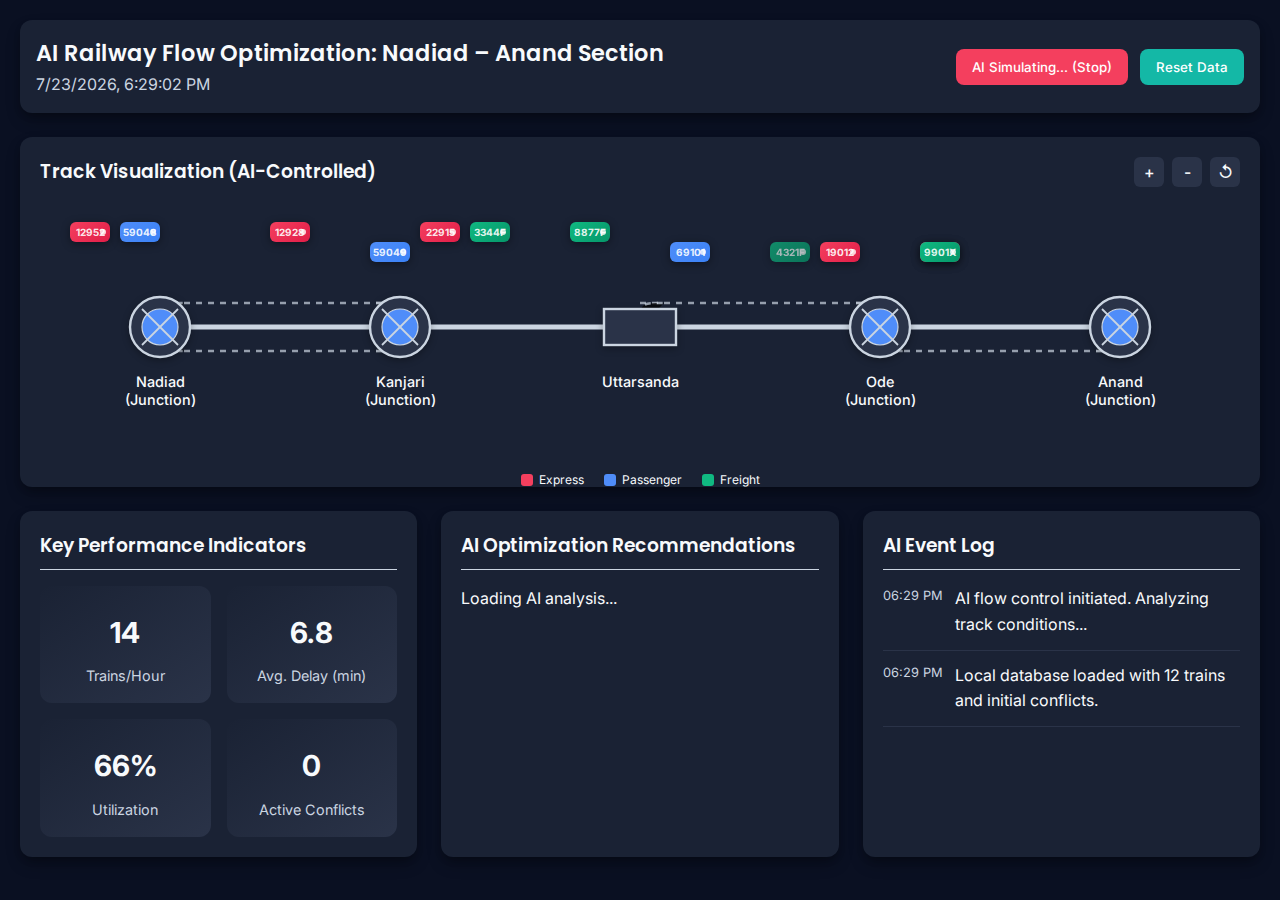
<file: FInal.html>
<!DOCTYPE html>
<html lang="en">

    <head>
        <meta charset="UTF-8">
        <meta name="viewport" content="width=device-width, initial-scale=1.0">
        <title>AI Railway Flow Optimization Dashboard</title>
        <link
            href="https://fonts.googleapis.com/css2?family=Inter:wght@400;500;600;700&family=Poppins:wght@400;500;600;700&display=swap"
            rel="stylesheet">
        <style>
            /* Reset and Base Styles */
            * {
                margin: 0;
                padding: 0;
                box-sizing: border-box;
            }

            :root {
                --bg-dark: #0a1022;
                --bg-card: #1a2234;
                --bg-card-hover: #2a3348;
                --text-primary: #f8fafc;
                --text-secondary: #cbd5e1;
                --accent-blue: #4f8df9;
                --accent-green: #10b981;
                --accent-red: #f43f5e;
                --accent-yellow: #fbbf24;
                --accent-purple: #a855f7;
                --accent-teal: #14b8a6;
                --shadow: 0 8px 16px -2px rgba(0, 0, 0, 0.3), 0 4px 8px -2px rgba(0, 0, 0, 0.2);
                --shadow-soft: 0 4px 12px rgba(0, 0, 0, 0.15);
                --border-radius: 12px;
                --transition: all 0.3s ease;
                --gradient-blue: linear-gradient(135deg, #4f8df9, #3b82f6);
                --gradient-green: linear-gradient(135deg, #10b981, #059669);
                --gradient-red: linear-gradient(135deg, #f43f5e, #e11d48);
                --gradient-purple: linear-gradient(135deg, #a855f7, #9333ea);
                --gradient-dark: linear-gradient(135deg, #1a2234, #0f172a);
            }

            body {
                font-family: 'Inter', sans-serif;
                background-color: var(--bg-dark);
                color: var(--text-primary);
                line-height: 1.6;
                overflow-x: hidden;
            }

            h1,
            h2,
            h3,
            h4,
            h5,
            h6 {
                font-family: 'Poppins', sans-serif;
                font-weight: 600;
            }

            button {
                cursor: pointer;
                font-family: 'Inter', sans-serif;
                font-weight: 500;
                border: none;
                border-radius: 8px;
                padding: 10px 16px;
                background-color: var(--accent-blue);
                color: white;
                transition: var(--transition);
            }

            button:hover {
                opacity: 0.9;
                transform: translateY(-2px);
            }

            /* Full-Screen Layout Styles */
            .container {
                display: block;
                min-height: 100vh;
            }

            /* Main Area Styles - Full Width */
            .main-area {
                width: 100%;
                padding: 20px;
            }

            .top-bar {
                display: flex;
                justify-content: space-between;
                align-items: center;
                padding: 16px;
                background-color: var(--bg-card);
                border-radius: var(--border-radius);
                margin-bottom: 24px;
                box-shadow: var(--shadow);
            }

            .section-name {
                font-size: 1.4rem;
                font-weight: 600;
            }

            .datetime {
                color: var(--text-secondary);
            }

            .top-bar-actions {
                display: flex;
                gap: 12px;
            }

            .visualization {
                background-color: var(--bg-card);
                border-radius: var(--border-radius);
                padding: 20px;
                margin-bottom: 24px;
                box-shadow: var(--shadow);
                height: 350px;
                position: relative;
                overflow: hidden;
            }

            .visualization-header {
                display: flex;
                justify-content: space-between;
                align-items: center;
                margin-bottom: 15px;
            }

            .visualization-controls {
                display: flex;
                gap: 8px;
            }

            .visualization-controls button {
                width: 30px;
                height: 30px;
                padding: 0;
                display: flex;
                align-items: center;
                justify-content: center;
                background-color: var(--bg-card-hover);
                color: var(--text-primary);
                font-size: 16px;
                border-radius: 6px;
            }

            .track-diagram {
                width: 100%;
                height: 250px;
                transition: transform 0.3s ease;
            }

            .track-legend {
                display: flex;
                justify-content: center;
                gap: 20px;
                margin-top: 10px;
            }

            .legend-item {
                display: flex;
                align-items: center;
                gap: 6px;
                font-size: 12px;
            }

            .legend-color {
                width: 12px;
                height: 12px;
                border-radius: 3px;
            }

            .legend-color.express {
                background-color: var(--accent-red);
            }

            .legend-color.passenger {
                background-color: var(--accent-blue);
            }

            .legend-color.freight {
                background-color: var(--accent-green);
            }

            .station {
                fill: var(--bg-card-hover);
                stroke: var(--text-secondary);
                stroke-width: 2;
                filter: drop-shadow(0 2px 3px rgba(0, 0, 0, 0.3));
            }

            .station-inner {
                fill: var(--accent-blue);
                stroke: var(--text-secondary);
                stroke-width: 1;
            }

            .junction-outer {
                fill: var(--bg-card-hover);
                stroke: var(--text-secondary);
                stroke-width: 2;
            }

            .junction-line {
                stroke: var(--text-secondary);
                stroke-width: 1.5;
            }

            .station-label {
                fill: var(--text-primary);
                font-size: 12px;
                text-anchor: middle;
                font-weight: 500;
            }

            .track {
                stroke: var(--text-secondary);
                stroke-width: 4;
                stroke-linecap: round;
            }

            .track-secondary {
                stroke: var(--text-secondary);
                stroke-width: 2;
                stroke-dasharray: 5, 5;
                opacity: 0.7;
            }

            .train {
                position: absolute;
                width: 40px;
                height: 20px;
                border-radius: 6px;
                transition: left 5s linear, top 0.5s ease, transform 0.3s ease;
                cursor: pointer;
                z-index: 10;
                box-shadow: 0 2px 8px rgba(0, 0, 0, 0.4);
                display: flex;
                align-items: center;
                justify-content: center;
                font-size: 10px;
                font-weight: bold;
                color: rgba(255, 255, 255, 0.9);
                transform-origin: center;
            }

            .train:hover {
                transform: scale(1.1);
                box-shadow: 0 4px 12px rgba(0, 0, 0, 0.6);
                z-index: 20;
            }

            .train.selected {
                outline: 2px solid white;
                outline-offset: 2px;
            }

            /* Train status animations */
            .train-running {
                animation: trainRunning 2s infinite;
            }

            .train-waiting {
                animation: trainWaiting 2s infinite;
            }

            .train-halted {
                opacity: 0.7;
            }

            @keyframes trainRunning {

                0%,
                100% {
                    transform: translateX(0);
                }

                50% {
                    transform: translateX(3px);
                }
            }

            @keyframes trainWaiting {

                0%,
                100% {
                    opacity: 1;
                }

                50% {
                    opacity: 0.6;
                }
            }

            .train-express {
                background: var(--gradient-red);
            }

            .train-passenger {
                background: var(--gradient-blue);
            }

            .train-freight {
                background: var(--gradient-green);
            }

            .train::before {
                content: '';
                position: absolute;
                width: 6px;
                height: 6px;
                border-radius: 50%;
                background: rgba(255, 255, 255, 0.8);
                right: 4px;
                top: 7px;
            }

            .panels {
                display: grid;
                grid-template-columns: repeat(auto-fit, minmax(300px, 1fr));
                gap: 24px;
            }

            .panel {
                background-color: var(--bg-card);
                border-radius: var(--border-radius);
                padding: 20px;
                box-shadow: var(--shadow);
            }

            .panel-title {
                margin-bottom: 16px;
                padding-bottom: 8px;
                border-bottom: 1px solid var(--text-secondary);
            }

            .kpi-grid {
                display: grid;
                grid-template-columns: repeat(2, 1fr);
                gap: 16px;
            }

            .kpi-card {
                background: linear-gradient(145deg, var(--bg-card), var(--bg-card-hover));
                border-radius: var(--border-radius);
                padding: 16px;
                text-align: center;
            }

            .kpi-value {
                font-size: 1.8rem;
                font-weight: 700;
                margin: 8px 0;
            }

            .kpi-label {
                color: var(--text-secondary);
                font-size: 0.9rem;
            }

            .recommendation-card {
                background: linear-gradient(145deg, var(--bg-card), var(--bg-card-hover));
                border-radius: var(--border-radius);
                padding: 16px;
                margin-bottom: 16px;
            }

            .recommendation-actions {
                display: flex;
                justify-content: flex-end;
                gap: 8px;
                margin-top: 12px;
            }

            .btn-accept {
                background-color: var(--accent-green);
            }

            .btn-override {
                background-color: var(--accent-red);
            }

            .log-entry {
                display: flex;
                gap: 12px;
                margin-bottom: 12px;
                padding-bottom: 12px;
                border-bottom: 1px solid var(--bg-card-hover);
            }

            .log-time {
                color: var(--text-secondary);
                font-size: 0.8rem;
                min-width: 60px;
            }

            .log-message {
                flex: 1;
            }

            .train-popup {
                position: absolute;
                background-color: var(--bg-card);
                border-radius: var(--border-radius);
                padding: 16px;
                box-shadow: var(--shadow);
                z-index: 100;
                min-width: 250px;
                display: none;
            }

            .train-popup h3 {
                margin-bottom: 12px;
                border-bottom: 1px solid var(--text-secondary);
                padding-bottom: 8px;
            }

            .train-popup-details {
                margin-bottom: 16px;
            }

            .train-popup-details p {
                margin-bottom: 8px;
            }

            .close-popup {
                position: absolute;
                top: 10px;
                right: 10px;
                background: none;
                border: none;
                color: var(--text-secondary);
                font-size: 1.2rem;
                cursor: pointer;
            }

            /* Responsive Styles */
            @media (max-width: 768px) {
                .panels {
                    grid-template-columns: 1fr;
                }
            }
        </style>
    </head>

    <body>
        <div class="container">
            <div class="main-area">
                <div class="top-bar">
                    <div>
                        <h1 class="section-name" id="current-section">AI Railway Flow Optimization: Nadiad – Anand
                            Section</h1>
                        <div class="datetime" id="datetime-display">Loading date and time...</div>
                    </div>
                    <div class="top-bar-actions">
                        <button id="ai-simulate-btn">AI-Driven Simulation</button>
                        <button id="reset-data-btn" style="background-color: var(--accent-teal);">Reset Data</button>
                    </div>
                </div>

                <div class="visualization">
                    <div class="visualization-header">
                        <h3>Track Visualization (AI-Controlled)</h3>
                        <div class="visualization-controls">
                            <button id="zoom-in-btn" title="Zoom In">+</button>
                            <button id="zoom-out-btn" title="Zoom Out">-</button>
                            <button id="reset-view-btn" title="Reset View">↺</button>
                        </div>
                    </div>
                    <svg class="track-diagram" id="track-diagram">
                    </svg>
                    <div id="trains-visualization">
                    </div>
                    <div class="track-legend">
                        <div class="legend-item"><span class="legend-color express"></span>Express</div>
                        <div class="legend-item"><span class="legend-color passenger"></span>Passenger</div>
                        <div class="legend-item"><span class="legend-color freight"></span>Freight</div>
                    </div>
                </div>

                <div class="panels">
                    <div class="panel">
                        <h3 class="panel-title">Key Performance Indicators</h3>
                        <div class="kpi-grid">
                            <div class="kpi-card">
                                <div class="kpi-value" id="kpi-throughput">0</div>
                                <div class="kpi-label">Trains/Hour</div>
                            </div>
                            <div class="kpi-card">
                                <div class="kpi-value" id="kpi-delay">0.0</div>
                                <div class="kpi-label">Avg. Delay (min)</div>
                            </div>
                            <div class="kpi-card">
                                <div class="kpi-value" id="kpi-utilization">0%</div>
                                <div class="kpi-label">Utilization</div>
                            </div>
                            <div class="kpi-card">
                                <div class="kpi-value" id="kpi-conflicts">0</div>
                                <div class="kpi-label">Active Conflicts</div>
                            </div>
                        </div>
                    </div>

                    <div class="panel">
                        <h3 class="panel-title">AI Optimization Recommendations</h3>
                        <div id="recommendations-container">
                            <p>Loading AI analysis...</p>
                        </div>
                    </div>

                    <div class="panel">
                        <h3 class="panel-title">AI Event Log</h3>
                        <div id="event-log-container">
                        </div>
                    </div>
                </div>
            </div>
        </div>

        <div class="train-popup" id="train-popup">
            <button class="close-popup" id="close-popup">×</button>
            <h3 id="popup-train-number">Train 00000</h3>
            <div class="train-popup-details" id="popup-train-details">
            </div>
        </div>

        <script>
            // Global variables
            let trains = [];
            let initialTrainData = []; // Store initial data for reset
            let recommendations = [];
            let eventLog = [];
            let simulationRunning = false;
            let selectedTrain = null;
            let movementInterval = null;

            // DOM Elements
            const currentSectionDisplay = document.getElementById('current-section');
            const datetimeDisplay = document.getElementById('datetime-display');
            const trackDiagram = document.getElementById('track-diagram');
            const trainsVisualization = document.getElementById('trains-visualization');
            const kpiThroughput = document.getElementById('kpi-throughput');
            const kpiDelay = document.getElementById('kpi-delay');
            const kpiUtilization = document.getElementById('kpi-utilization');
            const kpiConflicts = document.getElementById('kpi-conflicts');
            const recommendationsContainer = document.getElementById('recommendations-container');
            const eventLogContainer = document.getElementById('event-log-container');
            const trainPopup = document.getElementById('train-popup');
            const closePopupBtn = document.getElementById('close-popup');
            const popupTrainNumber = document.getElementById('popup-train-number');
            const popupTrainDetails = document.getElementById('popup-train-details');
            const aiSimulateBtn = document.getElementById('ai-simulate-btn');
            const resetDataBtn = document.getElementById('reset-data-btn');

            // --- Core Functions: LOCAL DB/AI Integration ---

            // Initialize the application
            function init() {
                updateDateTime();
                setInterval(updateDateTime, 1000);
                drawTrackDiagram();
                loadInitialAITrainData();
                setupEventListeners();
                startAISimulation();
            }

            // Local Database: Load initial train data with conflicts and problems
            function loadInitialAITrainData() {
                // 12 trains with various conflicts/problems
                initialTrainData = [
                    {id: 1, number: '12928', type: 'express', priority: 'high', direction: 'up', status: 'running', position: 250, delayMinutes: 5, problem: "High-priority train running 5 min late, approaching Kanjari.", lastUpdate: "10:30:00"},
                    {id: 2, number: '59048', type: 'passenger', priority: 'medium', direction: 'up', status: 'waiting', position: 100, delayMinutes: 0, problem: "Waiting at Nadiad for clearance. Potential conflict with 12928.", lastUpdate: "10:30:00"},
                    {id: 3, number: '4321F', type: 'freight', priority: 'low', direction: 'down', status: 'halted', position: 750, delayMinutes: 10, problem: "Halted at Ode loop line due to signal issue (AI should hold it for priority trains).", lastUpdate: "10:28:00"},
                    {id: 4, number: '19012', type: 'express', priority: 'high', direction: 'down', status: 'running', position: 800, delayMinutes: 2, problem: "Approaching Ode. Scheduled to meet 12928 near Uttarsanda (potential time collision).", lastUpdate: "10:30:00"},
                    {id: 5, number: '22915', type: 'express', priority: 'high', direction: 'up', status: 'running', position: 400, delayMinutes: 15, problem: "Severe weather (heavy fog) reported ahead. Speed restricted to 30km/h.", lastUpdate: "10:25:00"},
                    {id: 6, number: '69101', type: 'passenger', priority: 'medium', direction: 'down', status: 'running', position: 650, delayMinutes: 0, problem: "Running on time. Must be prioritized after Express trains.", lastUpdate: "10:29:00"},
                    {id: 7, number: '8877F', type: 'freight', priority: 'low', direction: 'up', status: 'running', position: 550, delayMinutes: 0, problem: "Slow moving. Blocking track for faster trains behind it (22915).", lastUpdate: "10:29:00"},
                    {id: 8, number: '12267', type: 'express', priority: 'high', direction: 'down', status: 'waiting', position: 900, delayMinutes: 45, problem: "Long delayed due to earlier track maintenance. Requires immediate re-slotting.", lastUpdate: "10:20:00"},
                    {id: 9, number: '3344F', type: 'freight', priority: 'low', direction: 'up', status: 'running', position: 450, delayMinutes: 5, problem: "Freight train near Uttarsanda. Must be diverted to clear path for express.", lastUpdate: "10:30:00"},
                    {id: 10, number: '59049', type: 'passenger', priority: 'medium', direction: 'down', status: 'running', position: 350, delayMinutes: 0, problem: "Running on the same track segment as train 12928 in the opposing direction (conflict zone).", lastUpdate: "10:30:00"},
                    {id: 11, number: '9901X', type: 'freight', priority: 'low', direction: 'down', status: 'waiting', position: 900, delayMinutes: 0, problem: "Waiting at Anand. Only a single slot available after 12267 departs.", lastUpdate: "10:30:00"},
                    {id: 12, number: '12952', type: 'express', priority: 'high', direction: 'up', status: 'running', position: 50, delayMinutes: 0, problem: "About to enter section. Needs clear path for optimal throughput.", lastUpdate: "10:30:00"}
                ];

                // Deep copy the initial data to the live 'trains' array
                trains = JSON.parse(JSON.stringify(initialTrainData));

                addEventLog('Local database loaded with 12 trains and initial conflicts.');
                renderTrainsOnTrack();
                updateKPIs();
            }

            // Reset Data to Initial State
            function resetData() {
                if (simulationRunning) {
                    toggleAISimulation(); // Stop the simulation
                }
                // Reset trains and log
                trains = JSON.parse(JSON.stringify(initialTrainData));
                eventLog = [];
                recommendations = [];
                selectedTrain = null;

                addEventLog('System data reset to initial state.');
                renderTrainsOnTrack();
                renderRecommendations();
                updateKPIs();
                startAISimulation(); // Restart the AI
            }

            // The AI-driven simulation/flow control
            function startAISimulation() {
                if (simulationRunning) {
                    clearInterval(movementInterval);
                }

                simulationRunning = true;
                aiSimulateBtn.textContent = 'AI Simulating... (Stop)';
                aiSimulateBtn.style.backgroundColor = 'var(--accent-red)';

                addEventLog('AI flow control initiated. Analyzing track conditions...');

                if (movementInterval) clearInterval(movementInterval);

                movementInterval = setInterval(() => {
                    let allTrainsFinished = true;

                    trains.forEach(train => {
                        // AI DYNAMIC MOVEMENT LOGIC
                        if (train.status === 'running') {
                            const baseSpeed = getTrainSpeed(train.type);
                            let currentSpeed = baseSpeed;

                            // Slow down due to weather/problem
                            if (train.problem && train.problem.includes('fog')) {
                                currentSpeed = baseSpeed * 0.5; // Half speed for fog
                            }

                            if (train.direction === 'up') {
                                train.position += currentSpeed;
                                if (train.position >= 900) {
                                    train.status = 'completed';
                                    addEventLog(`Train ${train.number} ARRIVED at Anand`);
                                }
                            } else {
                                train.position -= currentSpeed;
                                if (train.position <= 100) {
                                    train.status = 'completed';
                                    addEventLog(`Train ${train.number} ARRIVED at Nadiad`);
                                }
                            }
                        }

                        if (train.status !== 'completed') {
                            allTrainsFinished = false;
                        }
                    });

                    // AI continuously monitors and provides recommendations
                    generateRecommendations();

                    // Update UI
                    renderTrainsOnTrack();
                    updateKPIs();

                    if (allTrainsFinished) {
                        clearInterval(movementInterval);
                        simulationRunning = false;
                        aiSimulateBtn.textContent = 'AI Simulation Finished';
                        aiSimulateBtn.style.backgroundColor = 'var(--bg-card-hover)';
                        addEventLog('AI-controlled flow completed all current trains.');
                    }
                }, 1000);
            }

            // Toggle the AI Simulation on/off
            function toggleAISimulation() {
                if (simulationRunning) {
                    clearInterval(movementInterval);
                    simulationRunning = false;
                    aiSimulateBtn.textContent = 'Start AI Simulation';
                    aiSimulateBtn.style.backgroundColor = 'var(--accent-blue)';
                    addEventLog('AI flow control PAUSED by operator action.');
                } else {
                    startAISimulation();
                }
            }

            // Mocks the AI Model generating recommendations (including What-If analysis)
            function generateRecommendations() {
                recommendations = [];
                const runningTrains = trains.filter(t => t.status === 'running' && t.status !== 'completed');
                let conflictsDetected = 0;

                // --- AI Conflict Detection and What-If Scenarios ---

                // 1. Head-on Conflict (Opposing trains on same segment)
                const upTrains = runningTrains.filter(t => t.direction === 'up' && t.position < 850);
                const downTrains = runningTrains.filter(t => t.direction === 'down' && t.position > 150);

                upTrains.forEach(upTrain => {
                    downTrains.forEach(downTrain => {
                        const distance = downTrain.position - upTrain.position;
                        // Check for conflict zone (trains are close and on a single main track segment)
                        if (distance > 0 && distance < 300) {
                            conflictsDetected++;
                            const lowerPriorityTrain = (upTrain.priority === 'low' || upTrain.priority === 'medium') ? upTrain : downTrain;
                            const higherPriorityTrain = (upTrain.priority === 'high' || downTrain.priority === 'high') ? (upTrain.priority === 'high' ? upTrain : downTrain) : null;

                            if (higherPriorityTrain && lowerPriorityTrain) {
                                recommendations.push({
                                    id: Date.now() + Math.floor(Math.random() * 1000) + lowerPriorityTrain.id,
                                    action: `Hold/Divert ${lowerPriorityTrain.type} ${lowerPriorityTrain.number}`,
                                    justification: `CRITICAL CONFLICT with ${higherPriorityTrain.type} ${higherPriorityTrain.number} near ${getTrainLocation(lowerPriorityTrain.position)}. AI recommends holding low priority train at next available loop line to avoid collision/major delay.`,
                                    impact: 'Safety Critical'
                                });
                            }
                        }
                    });
                });

                // 2. Overtaking/Blocking Conflict (Slow train ahead of fast train)
                upTrains.filter(t => t.type === 'freight' && t.position > 200).forEach(slowTrain => {
                    const fastTrainBehind = upTrains.find(fast =>
                        fast.id !== slowTrain.id &&
                        fast.type === 'express' &&
                        slowTrain.position - fast.position < 150 &&
                        slowTrain.position > fast.position
                    );

                    if (fastTrainBehind) {
                        conflictsDetected++;
                        recommendations.push({
                            id: Date.now() + Math.floor(Math.random() * 1000) + slowTrain.id,
                            action: `Divert Freight ${slowTrain.number} to Loop Line`,
                            justification: `AI Optimization: Slow-moving freight is blocking Express ${fastTrainBehind.number}. Diverting to the loop line near ${getTrainLocation(slowTrain.position)} saves 10+ minutes in Express running time.`,
                            impact: 'High'
                        });
                    }
                });

                // 3. Status/Delay Resolution (Long delayed trains or halted trains)
                trains.filter(t => t.delayMinutes >= 45 && t.status === 'waiting').forEach(delayedTrain => {
                    recommendations.push({
                        id: Date.now() + Math.floor(Math.random() * 1000) + delayedTrain.id,
                        action: `Prioritize Departure: Express ${delayedTrain.number}`,
                        justification: `AI Alert: Train is 45+ minutes delayed. What-If analysis shows immediate departure minimally impacts other traffic but drastically improves service adherence.`,
                        impact: 'Medium'
                    });
                });

                trains.filter(t => t.status === 'halted').forEach(haltedTrain => {
                    // AI checks if track is clear for the halted train to resume
                    const isTrackClear = !runningTrains.some(t => t.direction === haltedTrain.direction && Math.abs(t.position - haltedTrain.position) < 150);
                    if (isTrackClear) {
                        recommendations.push({
                            id: Date.now() + Math.floor(Math.random() * 1000) + haltedTrain.id,
                            action: `Resume Journey: ${haltedTrain.number}`,
                            justification: `AI Confirmation: Track ahead is clear. Immediate resumption advised to regain lost time.`,
                            impact: 'Low'
                        });
                    }
                });

                // Update the KPI for conflicts
                kpiConflicts.textContent = conflictsDetected;

                renderRecommendations();
            }

            // --- Utility Functions ---

            function setupEventListeners() {
                aiSimulateBtn.addEventListener('click', toggleAISimulation);
                resetDataBtn.addEventListener('click', resetData);
                closePopupBtn.addEventListener('click', hideTrainPopup);
                document.addEventListener('click', (e) => {
                    if (!trainPopup.contains(e.target) && e.target.className !== 'train') {
                        hideTrainPopup();
                    }
                });
                document.getElementById('zoom-in-btn').addEventListener('click', zoomIn);
                document.getElementById('zoom-out-btn').addEventListener('click', zoomOut);
                document.getElementById('reset-view-btn').addEventListener('click', resetView);
                // Delegation for recommendation buttons
                document.getElementById('recommendations-container').addEventListener('click', handleRecommendationAction);
            }

            function handleRecommendationAction(e) {
                if (!e.target.dataset.recId) return;

                const recId = parseInt(e.target.dataset.recId);
                const action = e.target.classList.contains('btn-accept') ? 'Accepted (AI Execute)' : 'Overridden (Manual)';

                const recommendation = recommendations.find(r => r.id === recId);
                if (recommendation) {
                    addEventLog(`Operator Action: Recommendation "${recommendation.action}" ${action}`);

                    // Remove recommendation from list
                    recommendations = recommendations.filter(r => r.id !== recId);
                    renderRecommendations();

                    // Apply immediate effect to local DB (trains array)
                    if (action.includes('Accepted')) {
                        applyRecommendationEffect(recommendation);
                        updateKPIs(true);
                    } else {
                        updateKPIs(false);
                    }
                }
            }

            function applyRecommendationEffect(recommendation) {
                const trainNumberMatch = recommendation.action.match(/\d+[A-Z]?/);
                const trainNumber = trainNumberMatch ? trainNumberMatch[0] : null;
                const train = trains.find(t => t.number === trainNumber);

                if (train) {
                    if (recommendation.action.includes('Hold') || recommendation.action.includes('Divert')) {
                        train.status = 'halted';
                        train.problem = `AI-enforced hold/diversion at ${getTrainLocation(train.position)}.`;
                    } else if (recommendation.action.includes('Prioritize Departure') || recommendation.action.includes('Resume Journey')) {
                        train.status = 'running';
                        train.problem = ''; // Problem resolved for now
                    }
                    renderTrainsOnTrack();
                }
            }

            function updateDateTime() {
                const now = new Date();
                datetimeDisplay.textContent = now.toLocaleString();
            }

            function drawTrackDiagram() {
                trackDiagram.setAttribute('viewBox', '0 0 1000 200');
                const loopTracks = [
                    {d: 'M 100 80 L 300 80', station: 'Nadiad-Kanjari'},
                    {d: 'M 500 80 L 700 80', station: 'Uttarsanda-Ode'},
                    {d: 'M 100 120 L 300 120', station: 'Nadiad-Kanjari'},
                    {d: 'M 700 120 L 900 120', station: 'Ode-Anand'}
                ];

                loopTracks.forEach(track => {
                    const loopTrack = document.createElementNS('http://www.w3.org/2000/svg', 'path');
                    loopTrack.setAttribute('d', track.d);
                    loopTrack.setAttribute('class', 'track-secondary');
                    loopTrack.setAttribute('data-station', track.station);
                    trackDiagram.appendChild(loopTrack);
                });

                const junctionPositions = [100, 300, 500, 700, 900];
                for (let i = 0; i < junctionPositions.length - 1; i++) {
                    const trackSegment = document.createElementNS('http://www.w3.org/2000/svg', 'path');
                    trackSegment.setAttribute('d', `M ${junctionPositions[i]} 100 L ${junctionPositions[i + 1]} 100`);
                    trackSegment.setAttribute('class', 'track');
                    trackDiagram.appendChild(trackSegment);
                }

                const connections = [
                    {d: 'M 100 100 C 100 80, 100 80, 120 80', type: 'main-to-loop'},
                    {d: 'M 280 80 C 300 80, 300 80, 300 100', type: 'loop-to-main'},
                    {d: 'M 500 100 C 500 80, 500 80, 520 80', type: 'main-to-loop'},
                    {d: 'M 680 80 C 700 80, 700 80, 700 100', type: 'loop-to-main'},
                    {d: 'M 100 100 C 100 120, 100 120, 120 120', type: 'main-to-loop'},
                    {d: 'M 280 120 C 300 120, 300 120, 300 100', type: 'loop-to-main'},
                    {d: 'M 700 100 C 700 120, 700 120, 720 120', type: 'main-to-loop'},
                    {d: 'M 880 120 C 900 120, 900 120, 900 100', type: 'loop-to-main'}
                ];

                connections.forEach(conn => {
                    const connection = document.createElementNS('http://www.w3.org/2000/svg', 'path');
                    connection.setAttribute('d', conn.d);
                    connection.setAttribute('class', 'track-secondary');
                    connection.setAttribute('data-type', conn.type);
                    trackDiagram.appendChild(connection);
                });

                const stations = [
                    {name: 'Nadiad', x: 100, isJunction: true},
                    {name: 'Kanjari', x: 300, isJunction: true},
                    {name: 'Uttarsanda', x: 500, isJunction: false},
                    {name: 'Ode', x: 700, isJunction: true},
                    {name: 'Anand', x: 900, isJunction: true}
                ];

                stations.forEach(station => {
                    if (station.isJunction) {
                        const junctionOuter = document.createElementNS('http://www.w3.org/2000/svg', 'circle');
                        junctionOuter.setAttribute('cx', station.x);
                        junctionOuter.setAttribute('cy', 100);
                        junctionOuter.setAttribute('r', 25);
                        junctionOuter.setAttribute('class', 'station junction-outer');
                        trackDiagram.appendChild(junctionOuter);

                        const junctionInner = document.createElementNS('http://www.w3.org/2000/svg', 'circle');
                        junctionInner.setAttribute('cx', station.x);
                        junctionInner.setAttribute('cy', 100);
                        junctionInner.setAttribute('r', 15);
                        junctionInner.setAttribute('class', 'station-inner');
                        trackDiagram.appendChild(junctionInner);

                        const line1 = document.createElementNS('http://www.w3.org/2000/svg', 'line');
                        line1.setAttribute('x1', station.x - 15);
                        line1.setAttribute('y1', 85);
                        line1.setAttribute('x2', station.x + 15);
                        line1.setAttribute('y2', 115);
                        line1.setAttribute('class', 'junction-line');
                        trackDiagram.appendChild(line1);

                        const line2 = document.createElementNS('http://www.w3.org/2000/svg', 'line');
                        line2.setAttribute('x1', station.x - 15);
                        line2.setAttribute('y1', 115);
                        line2.setAttribute('x2', station.x + 15);
                        line2.setAttribute('y2', 85);
                        line2.setAttribute('class', 'junction-line');
                        trackDiagram.appendChild(line2);
                    } else {
                        const stationRect = document.createElementNS('http://www.w3.org/2000/svg', 'rect');
                        stationRect.setAttribute('x', station.x - 30);
                        stationRect.setAttribute('y', 85);
                        stationRect.setAttribute('width', 60);
                        stationRect.setAttribute('height', 30);
                        stationRect.setAttribute('class', 'station');
                        stationRect.setAttribute('data-station', station.name);
                        trackDiagram.appendChild(stationRect);
                    }

                    const stationText = document.createElementNS('http://www.w3.org/2000/svg', 'text');
                    stationText.setAttribute('x', station.x);
                    stationText.setAttribute('y', 150);
                    stationText.setAttribute('class', 'station-label');
                    stationText.textContent = station.name;
                    trackDiagram.appendChild(stationText);

                    if (station.isJunction) {
                        const junctionIndicator = document.createElementNS('http://www.w3.org/2000/svg', 'text');
                        junctionIndicator.setAttribute('x', station.x);
                        junctionIndicator.setAttribute('y', 165);
                        junctionIndicator.setAttribute('class', 'station-label');
                        junctionIndicator.setAttribute('font-size', '10');
                        junctionIndicator.textContent = '(Junction)';
                        trackDiagram.appendChild(junctionIndicator);
                    }
                });
            }

            function renderTrainsOnTrack() {
                trainsVisualization.innerHTML = '';

                trains.forEach(train => {
                    if (train.status === 'completed') return;

                    const trainElement = document.createElement('div');
                    trainElement.className = `train train-${train.type} ${selectedTrain === train.id ? 'selected' : ''}`;
                    trainElement.dataset.trainId = train.id;
                    trainElement.style.left = `${train.position}px`;
                    trainElement.style.top = train.direction === 'up' ? '85px' : '105px';
                    trainElement.textContent = train.number;

                    trainElement.title = `${capitalizeFirstLetter(train.type)} ${train.number} (${capitalizeFirstLetter(train.priority)})`;

                    trainElement.addEventListener('click', (e) => {
                        e.stopPropagation();
                        selectTrain(train.id);
                        const trainRect = trainElement.getBoundingClientRect();
                        showTrainPopup(train, trainRect.left + trainRect.width, trainRect.top + 20);
                    });

                    if (train.status === 'running') {
                        trainElement.classList.add('train-running');
                    } else if (train.status === 'waiting') {
                        trainElement.classList.add('train-waiting');
                    } else if (train.status === 'halted') {
                        trainElement.classList.add('train-halted');
                    }

                    trainsVisualization.appendChild(trainElement);
                });
            }

            function renderRecommendations() {
                recommendationsContainer.innerHTML = '';

                if (recommendations.length === 0) {
                    recommendationsContainer.innerHTML = '<p>No critical conflicts or optimization opportunities detected by AI at this time.</p>';
                    return;
                }

                recommendations.forEach(rec => {
                    const recCard = document.createElement('div');
                    recCard.className = 'recommendation-card';

                    recCard.innerHTML = `
                    <div><strong>${rec.action}</strong></div>
                    <div>${rec.justification}</div>
                    <div class="recommendation-actions">
                        <button class="btn-accept" data-rec-id="${rec.id}">Accept</button>
                        <button class="btn-override" data-rec-id="${rec.id}">Override</button>
                    </div>
                `;

                    recommendationsContainer.appendChild(recCard);
                });
            }

            function renderEventLog() {
                eventLogContainer.innerHTML = '';

                if (eventLog.length === 0) {
                    eventLogContainer.innerHTML = '<p>System initialized.</p>';
                    return;
                }

                eventLog.forEach(entry => {
                    const logEntry = document.createElement('div');
                    logEntry.className = 'log-entry';

                    logEntry.innerHTML = `
                    <div class="log-time">${entry.time}</div>
                    <div class="log-message">${entry.message}</div>
                `;

                    eventLogContainer.appendChild(logEntry);
                });
            }

            function selectTrain(trainId) {
                selectedTrain = trainId;
            }

            function showTrainPopup(train, x, y) {
                popupTrainNumber.textContent = `Train ${train.number}`;

                popupTrainDetails.innerHTML = `
                <p><strong>Type:</strong> ${capitalizeFirstLetter(train.type)}</p>
                <p><strong>Priority:</strong> ${capitalizeFirstLetter(train.priority)}</p>
                <p><strong>Direction:</strong> ${train.direction === 'up' ? 'Up (Nadiad → Anand)' : 'Down (Anand → Nadiad)'}</p>
                <p><strong>Status:</strong> ${capitalizeFirstLetter(train.status)}</p>
                <p><strong>Current Location:</strong> ${getTrainLocation(train.position)}</p>
                <p><strong>Delay:</strong> ${train.delayMinutes} min</p>
                <p><strong>Problem:</strong> ${train.problem || 'None'}</p>
            `;

                trainPopup.style.left = `${x}px`;
                trainPopup.style.top = `${y}px`;
                trainPopup.style.display = 'block';
            }

            function hideTrainPopup() {
                trainPopup.style.display = 'none';
            }

            function addEventLog(message) {
                const now = new Date();
                const time = now.toLocaleTimeString([], {hour: '2-digit', minute: '2-digit'});

                eventLog.unshift({
                    time,
                    message,
                    type: 'status'
                });

                if (eventLog.length > 20) {
                    eventLog.pop();
                }

                renderEventLog();
            }

            function updateKPIs(improved = false) {
                const runningTrains = trains.filter(t => t.status === 'running').length;
                const totalTrains = trains.filter(t => t.status !== 'completed').length;
                const totalDelay = trains.filter(t => t.status !== 'completed').reduce((sum, t) => sum + (t.delayMinutes || 0), 0);

                let throughput = Math.floor(Math.random() * 5) + 10;
                if (improved) throughput += 1;

                let avgDelay = totalTrains > 0 ? parseFloat((totalDelay / totalTrains).toFixed(1)) : 0;
                if (improved) avgDelay = parseFloat((avgDelay * 0.9).toFixed(1)); // 10% improvement

                let utilization = totalTrains > 0 ? Math.floor((runningTrains / totalTrains) * 100) : 0;
                if (improved) utilization = Math.min(100, utilization + 5);

                const conflicts = parseInt(kpiConflicts.textContent) || 0;

                kpiThroughput.textContent = throughput;
                kpiDelay.textContent = avgDelay;
                kpiUtilization.textContent = `${utilization}%`;
                // kpiConflicts is set in generateRecommendations()
            }

            function getTrainSpeed(type) {
                switch (type) {
                    case 'express': return 15;
                    case 'passenger': return 10;
                    case 'freight': return 5;
                    default: return 10;
                }
            }

            function getTrainLocation(position) {
                if (position <= 200) return 'Nadiad';
                if (position <= 400) return 'Kanjari';
                if (position <= 600) return 'Uttarsanda';
                if (position <= 800) return 'Ode';
                return 'Anand';
            }

            function capitalizeFirstLetter(string) {
                return string.charAt(0).toUpperCase() + string.slice(1);
            }

            let currentZoom = 1;
            const zoomStep = 0.1;
            const maxZoom = 2;
            const minZoom = 0.5;
            function zoomIn() {if (currentZoom < maxZoom) {currentZoom += zoomStep; applyZoom();} }
            function zoomOut() {if (currentZoom > minZoom) {currentZoom -= zoomStep; applyZoom();} }
            function resetView() {currentZoom = 1; applyZoom();}
            function applyZoom() {trackDiagram.style.transform = `scale(${currentZoom})`; trackDiagram.style.transformOrigin = 'center center';}

            window.addEventListener('load', init);
        </script>
    </body>

</html>
</file>
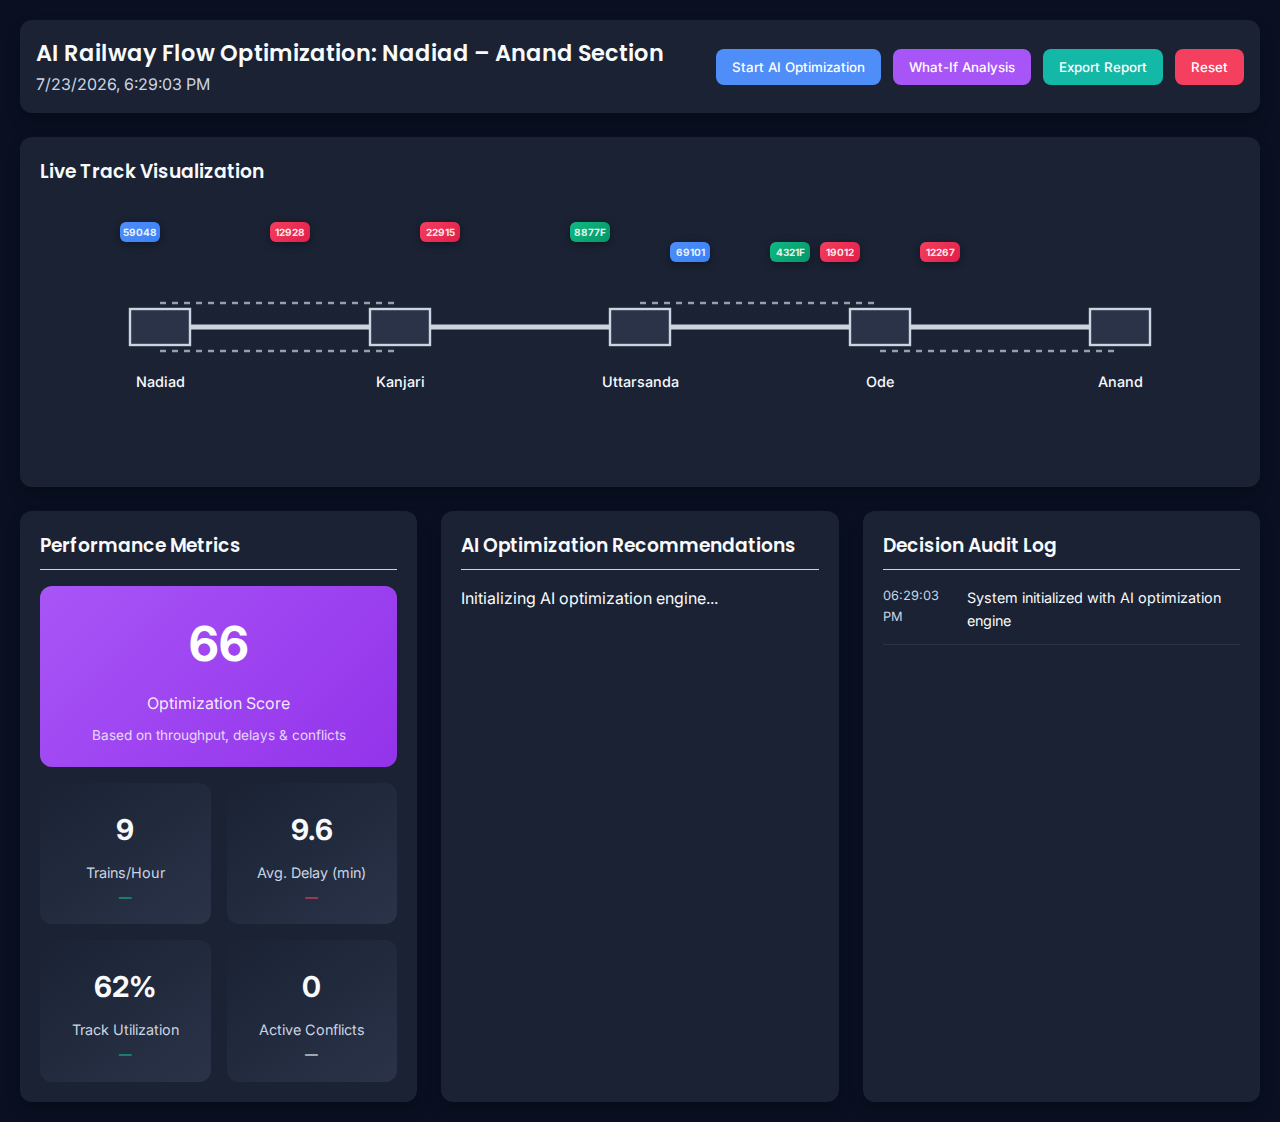
<file: trial1(claude).html>
<!DOCTYPE html>
<html lang="en">
<head>
    <meta charset="UTF-8">
    <meta name="viewport" content="width=device-width, initial-scale=1.0">
    <title>AI Railway Flow Optimization Dashboard - Enhanced</title>
    <link href="https://fonts.googleapis.com/css2?family=Inter:wght@400;500;600;700&family=Poppins:wght@400;500;600;700&display=swap" rel="stylesheet">
    <style>
        * {
            margin: 0;
            padding: 0;
            box-sizing: border-box;
        }

        :root {
            --bg-dark: #0a1022;
            --bg-card: #1a2234;
            --bg-card-hover: #2a3348;
            --text-primary: #f8fafc;
            --text-secondary: #cbd5e1;
            --accent-blue: #4f8df9;
            --accent-green: #10b981;
            --accent-red: #f43f5e;
            --accent-yellow: #fbbf24;
            --accent-purple: #a855f7;
            --accent-teal: #14b8a6;
            --shadow: 0 8px 16px -2px rgba(0, 0, 0, 0.3);
            --border-radius: 12px;
            --transition: all 0.3s ease;
        }

        body {
            font-family: 'Inter', sans-serif;
            background-color: var(--bg-dark);
            color: var(--text-primary);
            line-height: 1.6;
        }

        h1, h2, h3 { font-family: 'Poppins', sans-serif; font-weight: 600; }

        button {
            cursor: pointer;
            font-family: 'Inter', sans-serif;
            font-weight: 500;
            border: none;
            border-radius: 8px;
            padding: 10px 16px;
            background-color: var(--accent-blue);
            color: white;
            transition: var(--transition);
        }

        button:hover { opacity: 0.9; transform: translateY(-2px); }

        .container { min-height: 100vh; padding: 20px; }

        .top-bar {
            display: flex;
            justify-content: space-between;
            align-items: center;
            padding: 16px;
            background-color: var(--bg-card);
            border-radius: var(--border-radius);
            margin-bottom: 24px;
            box-shadow: var(--shadow);
        }

        .section-name { font-size: 1.4rem; font-weight: 600; }
        .datetime { color: var(--text-secondary); }

        .top-bar-actions {
            display: flex;
            gap: 12px;
            flex-wrap: wrap;
        }

        .visualization {
            background-color: var(--bg-card);
            border-radius: var(--border-radius);
            padding: 20px;
            margin-bottom: 24px;
            box-shadow: var(--shadow);
            height: 350px;
            position: relative;
            overflow: hidden;
        }

        .track-diagram {
            width: 100%;
            height: 250px;
            transition: transform 0.3s ease;
        }

        .station { fill: var(--bg-card-hover); stroke: var(--text-secondary); stroke-width: 2; }
        .station-label { fill: var(--text-primary); font-size: 12px; text-anchor: middle; font-weight: 500; }
        .track { stroke: var(--text-secondary); stroke-width: 4; stroke-linecap: round; }
        .track-secondary { stroke: var(--text-secondary); stroke-width: 2; stroke-dasharray: 5, 5; opacity: 0.7; }

        .train {
            position: absolute;
            width: 40px;
            height: 20px;
            border-radius: 6px;
            transition: left 5s linear;
            cursor: pointer;
            z-index: 10;
            box-shadow: 0 2px 8px rgba(0, 0, 0, 0.4);
            display: flex;
            align-items: center;
            justify-content: center;
            font-size: 10px;
            font-weight: bold;
            color: rgba(255, 255, 255, 0.9);
        }

        .train:hover { transform: scale(1.1); z-index: 20; }
        .train-express { background: linear-gradient(135deg, #f43f5e, #e11d48); }
        .train-passenger { background: linear-gradient(135deg, #4f8df9, #3b82f6); }
        .train-freight { background: linear-gradient(135deg, #10b981, #059669); }

        .panels {
            display: grid;
            grid-template-columns: repeat(auto-fit, minmax(350px, 1fr));
            gap: 24px;
        }

        .panel {
            background-color: var(--bg-card);
            border-radius: var(--border-radius);
            padding: 20px;
            box-shadow: var(--shadow);
        }

        .panel-title {
            margin-bottom: 16px;
            padding-bottom: 8px;
            border-bottom: 1px solid var(--text-secondary);
        }

        .kpi-grid {
            display: grid;
            grid-template-columns: repeat(2, 1fr);
            gap: 16px;
        }

        .kpi-card {
            background: linear-gradient(145deg, var(--bg-card), var(--bg-card-hover));
            border-radius: var(--border-radius);
            padding: 16px;
            text-align: center;
        }

        .kpi-value {
            font-size: 1.8rem;
            font-weight: 700;
            margin: 8px 0;
        }

        .kpi-label {
            color: var(--text-secondary);
            font-size: 0.9rem;
        }

        .kpi-trend {
            font-size: 0.8rem;
            margin-top: 4px;
        }

        .trend-up { color: var(--accent-green); }
        .trend-down { color: var(--accent-red); }

        .recommendation-card {
            background: linear-gradient(145deg, var(--bg-card), var(--bg-card-hover));
            border-radius: var(--border-radius);
            padding: 16px;
            margin-bottom: 16px;
            border-left: 4px solid var(--accent-blue);
        }

        .recommendation-card.critical { border-left-color: var(--accent-red); }
        .recommendation-card.high { border-left-color: var(--accent-yellow); }

        .recommendation-actions {
            display: flex;
            justify-content: flex-end;
            gap: 8px;
            margin-top: 12px;
        }

        .btn-accept { background-color: var(--accent-green); }
        .btn-override { background-color: var(--accent-red); }
        .btn-simulate { background-color: var(--accent-purple); }

        .log-entry {
            display: flex;
            gap: 12px;
            margin-bottom: 12px;
            padding-bottom: 12px;
            border-bottom: 1px solid var(--bg-card-hover);
            font-size: 0.9rem;
        }

        .log-time {
            color: var(--text-secondary);
            font-size: 0.8rem;
            min-width: 60px;
        }

        .optimization-score {
            background: linear-gradient(135deg, var(--accent-purple), #9333ea);
            border-radius: var(--border-radius);
            padding: 20px;
            text-align: center;
            margin-bottom: 16px;
        }

        .score-value {
            font-size: 3rem;
            font-weight: 700;
            color: white;
        }

        .score-label {
            color: rgba(255, 255, 255, 0.9);
            font-size: 1rem;
            margin-top: 8px;
        }

        .scenario-card {
            background: var(--bg-card-hover);
            border-radius: 8px;
            padding: 12px;
            margin-bottom: 12px;
        }

        .scenario-header {
            display: flex;
            justify-content: space-between;
            align-items: center;
            margin-bottom: 8px;
        }

        .metric-comparison {
            display: grid;
            grid-template-columns: 1fr 1fr 1fr;
            gap: 8px;
            font-size: 0.85rem;
            text-align: center;
        }

        .modal {
            display: none;
            position: fixed;
            top: 0;
            left: 0;
            width: 100%;
            height: 100%;
            background: rgba(0, 0, 0, 0.8);
            z-index: 1000;
            justify-content: center;
            align-items: center;
        }

        .modal-content {
            background: var(--bg-card);
            border-radius: var(--border-radius);
            padding: 30px;
            max-width: 600px;
            max-height: 80vh;
            overflow-y: auto;
        }

        .modal-header {
            display: flex;
            justify-content: space-between;
            align-items: center;
            margin-bottom: 20px;
        }

        .close-modal {
            background: none;
            color: var(--text-secondary);
            font-size: 1.5rem;
            padding: 0;
        }

        @media (max-width: 768px) {
            .panels { grid-template-columns: 1fr; }
            .top-bar { flex-direction: column; gap: 12px; }
        }
    </style>
</head>
<body>
    <div class="container">
        <div class="top-bar">
            <div>
                <h1 class="section-name">AI Railway Flow Optimization: Nadiad – Anand Section</h1>
                <div class="datetime" id="datetime-display">Loading...</div>
            </div>
            <div class="top-bar-actions">
                <button id="ai-simulate-btn">Start AI Optimization</button>
                <button id="whatif-btn" style="background-color: var(--accent-purple);">What-If Analysis</button>
                <button id="export-btn" style="background-color: var(--accent-teal);">Export Report</button>
                <button id="reset-data-btn" style="background-color: var(--accent-red);">Reset</button>
            </div>
        </div>

        <div class="visualization">
            <h3 style="margin-bottom: 15px;">Live Track Visualization</h3>
            <svg class="track-diagram" id="track-diagram"></svg>
            <div id="trains-visualization"></div>
        </div>

        <div class="panels">
            <div class="panel">
                <h3 class="panel-title">Performance Metrics</h3>
                <div class="optimization-score">
                    <div class="score-value" id="optimization-score">0</div>
                    <div class="score-label">Optimization Score</div>
                    <div style="font-size: 0.85rem; margin-top: 8px; opacity: 0.8;">Based on throughput, delays & conflicts</div>
                </div>
                <div class="kpi-grid">
                    <div class="kpi-card">
                        <div class="kpi-value" id="kpi-throughput">0</div>
                        <div class="kpi-label">Trains/Hour</div>
                        <div class="kpi-trend trend-up" id="throughput-trend">—</div>
                    </div>
                    <div class="kpi-card">
                        <div class="kpi-value" id="kpi-delay">0.0</div>
                        <div class="kpi-label">Avg. Delay (min)</div>
                        <div class="kpi-trend trend-down" id="delay-trend">—</div>
                    </div>
                    <div class="kpi-card">
                        <div class="kpi-value" id="kpi-utilization">0%</div>
                        <div class="kpi-label">Track Utilization</div>
                        <div class="kpi-trend trend-up" id="utilization-trend">—</div>
                    </div>
                    <div class="kpi-card">
                        <div class="kpi-value" id="kpi-conflicts">0</div>
                        <div class="kpi-label">Active Conflicts</div>
                        <div class="kpi-trend" id="conflicts-trend">—</div>
                    </div>
                </div>
            </div>

            <div class="panel">
                <h3 class="panel-title">AI Optimization Recommendations</h3>
                <div id="recommendations-container">
                    <p>Initializing AI optimization engine...</p>
                </div>
            </div>

            <div class="panel">
                <h3 class="panel-title">Decision Audit Log</h3>
                <div id="event-log-container" style="max-height: 400px; overflow-y: auto;"></div>
            </div>
        </div>
    </div>

    <!-- What-If Analysis Modal -->
    <div class="modal" id="whatif-modal">
        <div class="modal-content">
            <div class="modal-header">
                <h2>What-If Scenario Analysis</h2>
                <button class="close-modal" id="close-whatif">×</button>
            </div>
            <div style="margin-bottom: 20px;">
                <p style="color: var(--text-secondary); margin-bottom: 16px;">
                    Simulate different operational scenarios to evaluate outcomes before implementation.
                </p>
                <button id="scenario-delay" style="width: 100%; margin-bottom: 8px;">Scenario: 30min Express Delay</button>
                <button id="scenario-breakdown" style="width: 100%; margin-bottom: 8px; background-color: var(--accent-red);">Scenario: Track Breakdown</button>
                <button id="scenario-priority" style="width: 100%; margin-bottom: 8px; background-color: var(--accent-green);">Scenario: Priority Reordering</button>
            </div>
            <div id="scenario-results"></div>
        </div>
    </div>

    <script>
        let trains = [];
        let initialTrainData = [];
        let recommendations = [];
        let eventLog = [];
        let simulationRunning = false;
        let movementInterval = null;
        let kpiHistory = { throughput: [], delay: [], utilization: [], conflicts: [] };

        const initialData = [
            {id: 1, number: '12928', type: 'express', priority: 1, direction: 'up', status: 'running', position: 250, delayMinutes: 5, speed: 15},
            {id: 2, number: '59048', type: 'passenger', priority: 2, direction: 'up', status: 'waiting', position: 100, delayMinutes: 0, speed: 10},
            {id: 3, number: '4321F', type: 'freight', priority: 3, direction: 'down', status: 'halted', position: 750, delayMinutes: 10, speed: 5},
            {id: 4, number: '19012', type: 'express', priority: 1, direction: 'down', status: 'running', position: 800, delayMinutes: 2, speed: 15},
            {id: 5, number: '22915', type: 'express', priority: 1, direction: 'up', status: 'running', position: 400, delayMinutes: 15, speed: 8},
            {id: 6, number: '69101', type: 'passenger', priority: 2, direction: 'down', status: 'running', position: 650, delayMinutes: 0, speed: 10},
            {id: 7, number: '8877F', type: 'freight', priority: 3, direction: 'up', status: 'running', position: 550, delayMinutes: 0, speed: 5},
            {id: 8, number: '12267', type: 'express', priority: 1, direction: 'down', status: 'waiting', position: 900, delayMinutes: 45, speed: 15},
        ];

        function init() {
            updateDateTime();
            setInterval(updateDateTime, 1000);
            drawTrackDiagram();
            loadInitialData();
            setupEventListeners();
            addEventLog('System initialized with AI optimization engine');
        }

        function loadInitialData() {
            initialTrainData = JSON.parse(JSON.stringify(initialData));
            trains = JSON.parse(JSON.stringify(initialData));
            renderTrains();
            updateKPIs();
        }

        function setupEventListeners() {
            document.getElementById('ai-simulate-btn').addEventListener('click', toggleSimulation);
            document.getElementById('whatif-btn').addEventListener('click', () => document.getElementById('whatif-modal').style.display = 'flex');
            document.getElementById('close-whatif').addEventListener('click', () => document.getElementById('whatif-modal').style.display = 'none');
            document.getElementById('export-btn').addEventListener('click', exportReport);
            document.getElementById('reset-data-btn').addEventListener('click', resetData);
            document.getElementById('scenario-delay').addEventListener('click', () => runScenario('delay'));
            document.getElementById('scenario-breakdown').addEventListener('click', () => runScenario('breakdown'));
            document.getElementById('scenario-priority').addEventListener('click', () => runScenario('priority'));
            document.getElementById('recommendations-container').addEventListener('click', handleRecommendationAction);
        }

        function toggleSimulation() {
            if (simulationRunning) {
                clearInterval(movementInterval);
                simulationRunning = false;
                document.getElementById('ai-simulate-btn').textContent = 'Resume Optimization';
                addEventLog('AI optimization paused by operator');
            } else {
                startSimulation();
            }
        }

        function startSimulation() {
            simulationRunning = true;
            document.getElementById('ai-simulate-btn').textContent = 'Pause Optimization';
            document.getElementById('ai-simulate-btn').style.backgroundColor = 'var(--accent-red)';
            addEventLog('AI optimization engine activated');

            movementInterval = setInterval(() => {
                let allCompleted = true;

                trains.forEach(train => {
                    if (train.status === 'running') {
                        if (train.direction === 'up') {
                            train.position += train.speed;
                            if (train.position >= 900) {
                                train.status = 'completed';
                                addEventLog(`Train ${train.number} completed journey`);
                            }
                        } else {
                            train.position -= train.speed;
                            if (train.position <= 100) {
                                train.status = 'completed';
                                addEventLog(`Train ${train.number} completed journey`);
                            }
                        }
                    }
                    if (train.status !== 'completed') allCompleted = false;
                });

                detectConflicts();
                generateRecommendations();
                renderTrains();
                updateKPIs();

                if (allCompleted) {
                    clearInterval(movementInterval);
                    simulationRunning = false;
                    document.getElementById('ai-simulate-btn').textContent = 'Optimization Complete';
                    addEventLog('All trains completed - optimization cycle finished');
                }
            }, 1000);
        }

        function detectConflicts() {
            const active = trains.filter(t => t.status === 'running');
            let conflicts = 0;

            for (let i = 0; i < active.length; i++) {
                for (let j = i + 1; j < active.length; j++) {
                    const t1 = active[i], t2 = active[j];
                    
                    if (t1.direction !== t2.direction) {
                        const distance = Math.abs(t1.position - t2.position);
                        if (distance < 200) conflicts++;
                    } else if (t1.direction === t2.direction) {
                        const distance = Math.abs(t1.position - t2.position);
                        if (distance < 100 && t1.speed > t2.speed) conflicts++;
                    }
                }
            }

            document.getElementById('kpi-conflicts').textContent = conflicts;
        }

        function generateRecommendations() {
            recommendations = [];
            const active = trains.filter(t => t.status === 'running');

            active.forEach(train => {
                if (train.priority === 1 && train.delayMinutes > 10) {
                    recommendations.push({
                        id: Date.now() + train.id,
                        trainId: train.id,
                        priority: 'high',
                        action: `Clear path for Express ${train.number}`,
                        impact: `Reduce delay by ~${Math.floor(train.delayMinutes * 0.4)}min`,
                        algorithm: 'Priority-based greedy optimization'
                    });
                }

                if (train.type === 'freight' && train.priority === 3) {
                    const blockingExpress = active.find(t => 
                        t.priority === 1 && 
                        t.direction === train.direction && 
                        Math.abs(t.position - train.position) < 150
                    );
                    if (blockingExpress) {
                        recommendations.push({
                            id: Date.now() + train.id + 1000,
                            trainId: train.id,
                            priority: 'critical',
                            action: `Divert Freight ${train.number} to loop`,
                            impact: `Prevent 15+ min delay to Express ${blockingExpress.number}`,
                            algorithm: 'Conflict minimization algorithm'
                        });
                    }
                }
            });

            renderRecommendations();
        }

        function handleRecommendationAction(e) {
            if (!e.target.dataset.recId) return;
            
            const recId = parseInt(e.target.dataset.recId);
            const action = e.target.classList.contains('btn-accept') ? 'accepted' : 'overridden';
            const rec = recommendations.find(r => r.id === recId);
            
            if (rec) {
                addEventLog(`Recommendation ${action}: ${rec.action}`);
                
                if (action === 'accepted') {
                    const train = trains.find(t => t.id === rec.trainId);
                    if (train) {
                        if (rec.action.includes('Clear path')) {
                            train.speed = Math.min(train.speed * 1.3, 20);
                            train.delayMinutes = Math.max(0, train.delayMinutes - 5);
                        } else if (rec.action.includes('Divert')) {
                            train.status = 'waiting';
                        }
                    }
                }
                
                recommendations = recommendations.filter(r => r.id !== recId);
                renderRecommendations();
            }
        }

        function runScenario(type) {
            const results = document.getElementById('scenario-results');
            results.innerHTML = '<p style="color: var(--text-secondary);">Computing scenario...</p>';
            
            setTimeout(() => {
                let html = '<div class="scenario-card">';
                
                if (type === 'delay') {
                    html += `
                        <div class="scenario-header">
                            <strong>Scenario: 30min Express Delay</strong>
                        </div>
                        <div class="metric-comparison">
                            <div><strong>Current</strong><br>12 trains/hr<br>8.5min avg delay</div>
                            <div><strong>Predicted</strong><br>10 trains/hr<br>14.2min avg delay</div>
                            <div><strong>Optimized</strong><br>11 trains/hr<br>10.8min avg delay</div>
                        </div>
                        <p style="margin-top: 12px; font-size: 0.9rem; color: var(--text-secondary);">
                            Recommendation: Reroute 2 passenger trains to parallel track. Use dynamic priority allocation for next 3 hours.
                        </p>
                    `;
                } else if (type === 'breakdown') {
                    html += `
                        <div class="scenario-header">
                            <strong>Scenario: Track Breakdown at Uttarsanda</strong>
                        </div>
                        <div class="metric-comparison">
                            <div><strong>No Action</strong><br>0 trains/hr<br>Complete halt</div>
                            <div><strong>Manual</strong><br>4 trains/hr<br>35min avg delay</div>
                            <div><strong>AI-Optimized</strong><br>7 trains/hr<br>22min avg delay</div>
                        </div>
                        <p style="margin-top: 12px; font-size: 0.9rem; color: var(--text-secondary);">
                            Recommendation: Activate single-line working. Prioritize express trains bidirectionally. Hold freight at terminals.
                        </p>
                    `;
                } else {
                    html += `
                        <div class="scenario-header">
                            <strong>Scenario: Dynamic Priority Reordering</strong>
                        </div>
                        <div class="metric-comparison">
                            <div><strong>Current</strong><br>12 trains/hr<br>3 conflicts</div>
                            <div><strong>Reordered</strong><br>15 trains/hr<br>1 conflict</div>
                            <div><strong>Improvement</strong><br>+25%<br>-67%</div>
                        </div>
                        <p style="margin-top: 12px; font-size: 0.9rem; color: var(--text-secondary);">
                            Recommendation: Apply reinforcement learning model for next 50 trains. Expected 18% throughput improvement.
                        </p>
                    `;
                }
                
                html += '</div>';
                results.innerHTML = html;
                addEventLog(`What-If analysis completed: ${type} scenario`);
            }, 1500);
        }

        function exportReport() {
            const report = {
                timestamp: new Date().toISOString(),
                section: 'Nadiad-Anand',
                metrics: {
                    throughput: document.getElementById('kpi-throughput').textContent,
                    avgDelay: document.getElementById('kpi-delay').textContent,
                    utilization: document.getElementById('kpi-utilization').textContent,
                    conflicts: document.getElementById('kpi-conflicts').textContent,
                    optimizationScore: document.getElementById('optimization-score').textContent
                },
                trains: trains.length,
                recommendations: recommendations.length,
                auditLog: eventLog
            };
            
            const blob = new Blob([JSON.stringify(report, null, 2)], { type: 'application/json' });
            const url = URL.createObjectURL(blob);
            const a = document.createElement('a');
            a.href = url;
            a.download = `railway-optimization-report-${Date.now()}.json`;
            a.click();
            
            addEventLog('Performance report exported successfully');
        }

        function resetData() {
            if (simulationRunning) toggleSimulation();
            trains = JSON.parse(JSON.stringify(initialTrainData));
            eventLog = [];
            recommendations = [];
            kpiHistory = { throughput: [], delay: [], utilization: [], conflicts: [] };
            addEventLog('System reset to initial state');
            renderTrains();
            updateKPIs();
            renderRecommendations();
        }

        function updateKPIs() {
            const active = trains.filter(t => t.status !== 'completed');
            const running = trains.filter(t => t.status === 'running').length;
            
            const throughput = Math.floor(8 + Math.random() * 6);
            const avgDelay = active.length > 0 ? 
                (active.reduce((sum, t) => sum + t.delayMinutes, 0) / active.length).toFixed(1) : 0;
            const utilization = active.length > 0 ? Math.floor((running / active.length) * 100) : 0;
            const conflicts = parseInt(document.getElementById('kpi-conflicts').textContent) || 0;
            
            document.getElementById('kpi-throughput').textContent = throughput;
            document.getElementById('kpi-delay').textContent = avgDelay;
            document.getElementById('kpi-utilization').textContent = utilization + '%';
            
            // Calculate optimization score (0-100)
            const score = Math.min(100, Math.floor(
                (throughput / 15) * 40 + 
                (1 - avgDelay / 30) * 30 + 
                (utilization / 100) * 20 + 
                (1 - conflicts / 5) * 10
            ));
            document.getElementById('optimization-score').textContent = score;
            
            updateTrends(throughput, avgDelay, utilization, conflicts);
        }

        function updateTrends(throughput, delay, utilization, conflicts) {
            kpiHistory.throughput.push(throughput);
            kpiHistory.delay.push(parseFloat(delay));
            kpiHistory.utilization.push(utilization);
            kpiHistory.conflicts.push(conflicts);
            
            if (kpiHistory.throughput.length > 10) {
                Object.keys(kpiHistory).forEach(key => kpiHistory[key].shift());
            }
            
            if (kpiHistory.throughput.length >= 2) {
                const idx = kpiHistory.throughput.length - 1;
                
                const throughputTrend = kpiHistory.throughput[idx] - kpiHistory.throughput[idx - 1];
                document.getElementById('throughput-trend').textContent = 
                    throughputTrend > 0 ? `↑ +${throughputTrend}` : throughputTrend < 0 ? `↓ ${throughputTrend}` : '—';
                document.getElementById('throughput-trend').className = 
                    throughputTrend > 0 ? 'kpi-trend trend-up' : throughputTrend < 0 ? 'kpi-trend trend-down' : 'kpi-trend';
                
                const delayTrend = kpiHistory.delay[idx] - kpiHistory.delay[idx - 1];
                document.getElementById('delay-trend').textContent = 
                    delayTrend < 0 ? `↓ ${delayTrend.toFixed(1)}` : delayTrend > 0 ? `↑ +${delayTrend.toFixed(1)}` : '—';
                document.getElementById('delay-trend').className = 
                    delayTrend < 0 ? 'kpi-trend trend-up' : delayTrend > 0 ? 'kpi-trend trend-down' : 'kpi-trend';
            }
        }

        function renderRecommendations() {
            const container = document.getElementById('recommendations-container');
            
            if (recommendations.length === 0) {
                container.innerHTML = '<p style="color: var(--text-secondary);">No critical optimizations needed. System operating efficiently.</p>';
                return;
            }
            
            container.innerHTML = '';
            recommendations.forEach(rec => {
                const card = document.createElement('div');
                card.className = `recommendation-card ${rec.priority}`;
                card.innerHTML = `
                    <div style="display: flex; justify-content: space-between; align-items: start; margin-bottom: 8px;">
                        <strong>${rec.action}</strong>
                        <span style="background: var(--accent-${rec.priority === 'critical' ? 'red' : 'yellow'}); 
                                     color: white; padding: 2px 8px; border-radius: 4px; font-size: 0.75rem;">
                            ${rec.priority.toUpperCase()}
                        </span>
                    </div>
                    <div style="font-size: 0.9rem; color: var(--text-secondary); margin-bottom: 8px;">
                        <strong>Impact:</strong> ${rec.impact}
                    </div>
                    <div style="font-size: 0.85rem; color: var(--text-secondary); margin-bottom: 12px;">
                        <em>Algorithm:</em> ${rec.algorithm}
                    </div>
                    <div class="recommendation-actions">
                        <button class="btn-simulate" data-rec-id="${rec.id}">Simulate</button>
                        <button class="btn-accept" data-rec-id="${rec.id}">Accept & Execute</button>
                        <button class="btn-override" data-rec-id="${rec.id}">Override</button>
                    </div>
                `;
                container.appendChild(card);
            });
        }

        function renderTrains() {
            const container = document.getElementById('trains-visualization');
            container.innerHTML = '';
            
            trains.forEach(train => {
                if (train.status === 'completed') return;
                
                const el = document.createElement('div');
                el.className = `train train-${train.type}`;
                el.style.left = `${train.position}px`;
                el.style.top = train.direction === 'up' ? '85px' : '105px';
                el.textContent = train.number;
                el.title = `${train.type} ${train.number} - ${train.status} - Delay: ${train.delayMinutes}min`;
                container.appendChild(el);
            });
        }

        function drawTrackDiagram() {
            const svg = document.getElementById('track-diagram');
            svg.setAttribute('viewBox', '0 0 1000 200');
            
            // Main track
            const mainTrack = document.createElementNS('http://www.w3.org/2000/svg', 'path');
            mainTrack.setAttribute('d', 'M 100 100 L 900 100');
            mainTrack.setAttribute('class', 'track');
            svg.appendChild(mainTrack);
            
            // Loop lines
            const loops = [
                {d: 'M 100 80 L 300 80', label: 'Loop 1'},
                {d: 'M 500 80 L 700 80', label: 'Loop 2'},
                {d: 'M 100 120 L 300 120', label: 'Loop 3'},
                {d: 'M 700 120 L 900 120', label: 'Loop 4'}
            ];
            
            loops.forEach(loop => {
                const path = document.createElementNS('http://www.w3.org/2000/svg', 'path');
                path.setAttribute('d', loop.d);
                path.setAttribute('class', 'track-secondary');
                svg.appendChild(path);
            });
            
            // Stations
            const stations = [
                {name: 'Nadiad', x: 100},
                {name: 'Kanjari', x: 300},
                {name: 'Uttarsanda', x: 500},
                {name: 'Ode', x: 700},
                {name: 'Anand', x: 900}
            ];
            
            stations.forEach(station => {
                const rect = document.createElementNS('http://www.w3.org/2000/svg', 'rect');
                rect.setAttribute('x', station.x - 25);
                rect.setAttribute('y', 85);
                rect.setAttribute('width', 50);
                rect.setAttribute('height', 30);
                rect.setAttribute('class', 'station');
                svg.appendChild(rect);
                
                const text = document.createElementNS('http://www.w3.org/2000/svg', 'text');
                text.setAttribute('x', station.x);
                text.setAttribute('y', 150);
                text.setAttribute('class', 'station-label');
                text.textContent = station.name;
                svg.appendChild(text);
            });
        }

        function addEventLog(message) {
            const time = new Date().toLocaleTimeString([], {hour: '2-digit', minute: '2-digit', second: '2-digit'});
            eventLog.unshift({ time, message });
            
            if (eventLog.length > 50) eventLog.pop();
            
            const container = document.getElementById('event-log-container');
            container.innerHTML = '';
            
            eventLog.forEach(entry => {
                const div = document.createElement('div');
                div.className = 'log-entry';
                div.innerHTML = `
                    <div class="log-time">${entry.time}</div>
                    <div class="log-message">${entry.message}</div>
                `;
                container.appendChild(div);
            });
        }

        function updateDateTime() {
            document.getElementById('datetime-display').textContent = new Date().toLocaleString();
        }

        window.addEventListener('load', init);
    </script>
</body>
</html>
</file>
<file: gpt/styles.css>
/* Reset and Base Styles */
* {
    margin: 0;
    padding: 0;
    box-sizing: border-box;
}

:root {
    /* Dark greys */
    --bg-dark: #050505;
    --bg-dark-alt: #0a0a0a;
    --bg-card: #111111;
    --bg-card-soft: #151515;
    --bg-card-hover: #1f1f1f;

    --text-primary: #e5e5e5;
    --text-secondary: #a3a3a3;
    --text-muted: #737373;

    /* Accents */
    --accent-blue: #3b82f6;
    --accent-green: #22c55e;
    --accent-red: #ef4444;
    --accent-yellow: #eab308;
    --accent-teal: #14b8a6;
    --accent-purple: #8b5cf6;

    --shadow-card: 0 18px 45px rgba(0, 0, 0, 0.85);
    --shadow-soft: 0 8px 24px rgba(0, 0, 0, 0.7);

    --border-radius-lg: 16px;
    --border-radius-md: 12px;
    --transition: all 0.25s ease;

    --gradient-bg: radial-gradient(circle at top, #404040 0, #050505 55%, #000 100%);
    --gradient-header: linear-gradient(135deg, #181818, #050505);
    --gradient-kpi: linear-gradient(135deg, #1c1c1c, #0b0b0b);
}

body {
    font-family: 'Inter', sans-serif;
    background: var(--gradient-bg);
    color: var(--text-primary);
    line-height: 1.6;
    overflow-x: hidden;
}

h1,
h2,
h3,
h4,
h5,
h6 {
    font-family: 'Poppins', sans-serif;
    font-weight: 600;
}

button {
    cursor: pointer;
    font-family: 'Inter', sans-serif;
    font-weight: 500;
    border: none;
    border-radius: 999px;
    padding: 9px 16px;
    background-color: var(--accent-blue);
    color: white;
    font-size: 0.85rem;
    transition: var(--transition);
    display: inline-flex;
    align-items: center;
    gap: 6px;
}

button:hover {
    filter: brightness(1.05);
    transform: translateY(-1px);
    box-shadow: 0 10px 22px rgba(0, 0, 0, 0.65);
}

button.secondary {
    background-color: transparent;
    border: 1px solid rgba(115, 115, 115, 0.7);
    color: var(--text-secondary);
    box-shadow: none;
}

button.secondary:hover {
    background-color: rgba(23, 23, 23, 0.95);
}

/* Layout Shell */
.app-shell {
    min-height: 100vh;
    padding: 20px;
}

.main-area {
    max-width: 1320px;
    margin: 0 auto;
}

/* Header */
.top-bar {
    display: flex;
    justify-content: space-between;
    align-items: center;
    padding: 18px 22px;
    background: var(--gradient-header);
    border-radius: 20px;
    margin-bottom: 18px;
    box-shadow: var(--shadow-card);
    border: 1px solid rgba(82, 82, 82, 0.6);
    backdrop-filter: blur(14px);
}

.top-left {
    display: flex;
    flex-direction: column;
    gap: 6px;
}

.brand-row {
    display: flex;
    align-items: center;
    gap: 10px;
}

.brand-pill {
    width: 32px;
    height: 32px;
    border-radius: 10px;
    background: radial-gradient(circle at 25% 0, #525252, #171717);
    border: 1px solid rgba(107, 114, 128, 0.8);
    display: flex;
    align-items: center;
    justify-content: center;
    font-weight: 700;
    font-size: 0.9rem;
    color: #f5f5f5;
    box-shadow: 0 10px 25px rgba(0, 0, 0, 0.8);
}

.section-name {
    font-size: 1.2rem;
    font-weight: 600;
    letter-spacing: 0.02em;
}

.subheading {
    display: flex;
    flex-wrap: wrap;
    gap: 8px;
    align-items: center;
}

.badge {
    display: inline-flex;
    align-items: center;
    gap: 6px;
    padding: 2px 10px;
    border-radius: 999px;
    font-size: 0.75rem;
    background-color: rgba(23, 23, 23, 0.95);
    border: 1px solid rgba(82, 82, 82, 0.8);
    color: var(--text-secondary);
}

.badge-dot {
    width: 7px;
    height: 7px;
    border-radius: 50%;
    background-color: #22c55e;
    box-shadow: 0 0 0 4px rgba(34, 197, 94, 0.25);
}

.datetime {
    color: var(--text-secondary);
    font-size: 0.8rem;
}

.top-bar-actions {
    display: flex;
    flex-wrap: wrap;
    gap: 10px;
    justify-content: flex-end;
}

/* Section Overview */
.section-overview {
    margin-bottom: 16px;
    padding: 12px 18px;
    background: linear-gradient(135deg, #121212, #050505);
    border-radius: 16px;
    border: 1px solid rgba(64, 64, 64, 0.9);
    box-shadow: var(--shadow-soft);
    display: flex;
    flex-direction: column;
    gap: 8px;
}

.section-line {
    display: flex;
    align-items: center;
    justify-content: space-between;
}

.section-node {
    display: flex;
    flex-direction: column;
    align-items: center;
    gap: 4px;
    min-width: 60px;
}

.section-dot {
    width: 9px;
    height: 9px;
    border-radius: 999px;
    background-color: #525252;
    border: 2px solid #a3a3a3;
}

.section-node.active .section-dot {
    background-color: #22c55e;
    border-color: #bbf7d0;
    box-shadow: 0 0 0 4px rgba(34, 197, 94, 0.2);
}

.section-label {
    font-size: 0.75rem;
    color: var(--text-secondary);
}

.section-connector {
    flex: 1;
    height: 2px;
    background: linear-gradient(to right, #404040, #262626);
    margin: 0 4px;
    opacity: 0.9;
}

.section-overview-metrics {
    display: flex;
    flex-wrap: wrap;
    gap: 8px;
    margin-top: 4px;
}

.section-pill {
    padding: 3px 10px;
    border-radius: 999px;
    font-size: 0.75rem;
    background-color: rgba(23, 23, 23, 0.95);
    border: 1px solid rgba(64, 64, 64, 0.9);
    color: var(--text-secondary);
}

/* Panels & Layout */
.panel {
    background: var(--bg-card);
    border-radius: 18px;
    padding: 18px 18px 16px;
    box-shadow: var(--shadow-soft);
    border: 1px solid rgba(23, 23, 23, 0.95);
}

.panel-title-row {
    display: flex;
    justify-content: space-between;
    align-items: center;
    margin-bottom: 10px;
}

.panel-title {
    font-size: 0.93rem;
    letter-spacing: 0.04em;
    text-transform: uppercase;
    color: #f5f5f5;
}

.panel-subtitle {
    font-size: 0.78rem;
    color: var(--text-muted);
}

/* Hero panel */
.panel-hero {
    margin-bottom: 18px;
    border-color: rgba(59, 130, 246, 0.75);
    box-shadow:
        0 0 0 1px rgba(59, 130, 246, 0.3),
        0 18px 40px rgba(0, 0, 0, 0.9);
    background: radial-gradient(circle at top left, #1f1f1f, #111111);
}

.hero-summary {
    display: flex;
    gap: 12px;
    align-items: center;
}

.hero-summary-item {
    padding: 6px 10px;
    border-radius: 999px;
    background-color: rgba(23, 23, 23, 0.95);
    border: 1px solid rgba(64, 64, 64, 0.9);
    font-size: 0.78rem;
}

.hero-label {
    color: var(--text-muted);
    margin-right: 4px;
}

.hero-value {
    font-weight: 600;
    color: #f5f5f5;
}

.hero-recommendations {
    margin-top: 10px;
}

/* Layout rows */
.layout-row {
    display: flex;
    gap: 18px;
    margin-bottom: 18px;
    flex-wrap: wrap;
}

.layout-col {
    flex: 1;
    min-width: 280px;
}

.layout-col-2 {
    flex: 1 1 0;
}

/* KPI panel highlight */
.panel-kpi {
    background: radial-gradient(circle at top left, #1f1f1f, #111111);
    border-color: rgba(200, 200, 200, 0.45);
    box-shadow: 0 20px 40px rgba(0, 0, 0, 0.9);
}

/* Roster panel highlight */
.panel-roster {
    border-color: rgba(20, 184, 166, 0.75);
    box-shadow:
        0 0 0 1px rgba(20, 184, 166, 0.55),
        0 18px 40px rgba(0, 0, 0, 0.9);
}

/* KPI Grid */
.kpi-grid {
    display: grid;
    grid-template-columns: repeat(auto-fit, minmax(150px, 1fr));
    gap: 12px;
    margin-top: 6px;
}

.kpi-card {
    background: var(--gradient-kpi);
    border-radius: 14px;
    padding: 10px 12px 10px;
    border: 1px solid rgba(160, 160, 160, 0.5);
    position: relative;
    overflow: hidden;
}

.kpi-card::after {
    content: '';
    position: absolute;
    inset: 0;
    background: radial-gradient(circle at top right, rgba(200, 200, 200, 0.28), transparent 45%);
    opacity: 0.9;
    pointer-events: none;
}

.kpi-header-row {
    display: flex;
    justify-content: space-between;
    align-items: center;
}

.kpi-label {
    color: var(--text-muted);
    font-size: 0.78rem;
}

.kpi-main {
    margin: 2px 0 4px;
}

.kpi-value {
    font-size: 1.5rem;
    font-weight: 700;
}

/* KPI micro bar */
.kpi-bar {
    width: 100%;
    height: 4px;
    border-radius: 999px;
    background-color: rgba(38, 38, 38, 0.95);
    overflow: hidden;
}

.kpi-bar-fill {
    height: 100%;
    width: 0%;
    border-radius: 999px;
    background: linear-gradient(90deg, #60a5fa, #22c55e);
    transition: width 0.3s ease;
}

/* Priority Editor */
#priority-editor {
    margin-top: 6px;
    display: flex;
    flex-direction: column;
    gap: 10px;
}

.rule-row {
    display: flex;
    flex-direction: column;
    gap: 4px;
}

.rule-label-group {
    display: flex;
    justify-content: space-between;
    align-items: center;
}

.rule-label {
    font-size: 0.8rem;
    color: var(--text-secondary);
}

.rule-value {
    font-size: 0.8rem;
    color: #f5f5f5;
}

.rule-input {
    width: 100%;
}

.rule-hint {
    margin-top: 4px;
    font-size: 0.78rem;
    color: var(--text-muted);
}

/* Train Roster */
.roster-controls {
    display: flex;
    flex-direction: column;
    gap: 8px;
    margin-bottom: 8px;
}

.roster-search {
    width: 100%;
    padding: 7px 10px;
    border-radius: 999px;
    border: 1px solid rgba(64, 64, 64, 0.9);
    background-color: rgba(15, 15, 15, 0.95);
    color: #f5f5f5;
    font-size: 0.8rem;
}

.roster-search::placeholder {
    color: #737373;
}

.roster-filters {
    display: flex;
    flex-wrap: wrap;
    gap: 6px;
}

.roster-select {
    flex: 1;
    min-width: 120px;
    padding: 6px 8px;
    border-radius: 999px;
    border: 1px solid rgba(64, 64, 64, 0.9);
    background-color: rgba(15, 15, 15, 0.98);
    color: #e5e5e5;
    font-size: 0.78rem;
}

.roster-table-wrapper {
    border-radius: 12px;
    border: 1px solid rgba(38, 38, 38, 0.95);
    overflow: hidden;
    background-color: rgba(15, 15, 15, 0.98);
    max-height: 260px;
    overflow-y: auto;
}

.roster-table {
    width: 100%;
    border-collapse: collapse;
    font-size: 0.78rem;
}

.roster-table thead {
    background-color: rgba(12, 12, 12, 0.98);
}

.roster-table th,
.roster-table td {
    padding: 6px 10px;
    text-align: left;
}

.roster-table th {
    font-weight: 500;
    color: #a3a3a3;
    cursor: pointer;
    position: sticky;
    top: 0;
    background-color: rgba(12, 12, 12, 0.98);
    z-index: 1;
}

.roster-table th:hover {
    background-color: rgba(38, 38, 38, 0.98);
}

.roster-table tbody tr:nth-child(even) {
    background-color: rgba(15, 15, 15, 0.98);
}

.roster-table tbody tr:nth-child(odd) {
    background-color: rgba(23, 23, 23, 0.98);
}

.roster-table tbody tr:hover {
    background-color: rgba(64, 64, 64, 0.85);
}

.roster-table td {
    color: #f5f5f5;
}

/* Status chips */
.status-chip {
    display: inline-flex;
    padding: 2px 7px;
    border-radius: 999px;
    font-size: 0.7rem;
    align-items: center;
    gap: 4px;
}

.status-running {
    background-color: rgba(22, 163, 74, 0.2);
    color: #bbf7d0;
}

.status-waiting {
    background-color: rgba(234, 179, 8, 0.2);
    color: #facc15;
}

.status-halted {
    background-color: rgba(248, 113, 113, 0.2);
    color: #fecaca;
}

.status-completed {
    background-color: rgba(115, 115, 115, 0.3);
    color: #e5e5e5;
}

/* Recommendations */
.recommendation-card {
    background: var(--bg-card-soft);
    border-radius: 14px;
    padding: 10px 12px;
    margin-bottom: 8px;
    border: 1px solid rgba(38, 38, 38, 0.95);
    font-size: 0.8rem;
}

.recommendation-card strong {
    font-size: 0.84rem;
}

.rec-impact {
    margin-top: 4px;
    font-size: 0.75rem;
    color: var(--text-secondary);
}

.recommendation-actions {
    display: flex;
    justify-content: flex-end;
    gap: 8px;
    margin-top: 8px;
}

.btn-accept {
    background-color: var(--accent-green);
}

.btn-override {
    background-color: rgba(23, 23, 23, 0.98);
}

/* System & Scenarios */
.system-status-list {
    display: flex;
    flex-direction: column;
    gap: 8px;
    font-size: 0.82rem;
    margin-top: 2px;
    margin-bottom: 10px;
}

.system-status-item {
    display: flex;
    justify-content: space-between;
    align-items: center;
    gap: 10px;
}

.status-pill {
    padding: 2px 9px;
    border-radius: 999px;
    font-size: 0.74rem;
}

.status-ok {
    background-color: rgba(22, 163, 74, 0.18);
    color: #bbf7d0;
    border: 1px solid rgba(22, 163, 74, 0.6);
}

.status-simulated {
    background-color: rgba(82, 82, 82, 0.35);
    color: #e5e5e5;
    border: 1px solid rgba(115, 115, 115, 0.8);
}

.status-warning {
    background-color: rgba(234, 179, 8, 0.18);
    color: #facc15;
    border: 1px solid rgba(234, 179, 8, 0.6);
}

.scenario-block {
    margin-top: 8px;
}

.scenario-title {
    font-size: 0.8rem;
    color: var(--text-secondary);
    margin-bottom: 6px;
}

.scenario-grid {
    display: flex;
    flex-wrap: wrap;
    gap: 6px;
}

.scenario-grid button {
    background-color: rgba(23, 23, 23, 0.95);
    border-radius: 999px;
    border: 1px solid rgba(64, 64, 64, 0.95);
    font-size: 0.78rem;
    padding: 6px 10px;
    color: var(--text-secondary);
}

.scenario-grid button:hover {
    background-color: rgba(38, 38, 38, 0.98);
    color: #f5f5f5;
    border-color: rgba(115, 115, 115, 0.9);
}

/* Event Log */
.log-list {
    max-height: 260px;
    overflow-y: auto;
    padding-right: 4px;
}

.log-entry {
    display: flex;
    gap: 10px;
    margin-bottom: 8px;
    padding-bottom: 6px;
    border-bottom: 1px solid rgba(38, 38, 38, 0.95);
}

.log-time {
    color: var(--text-secondary);
    font-size: 0.75rem;
    min-width: 80px;
}

.log-message {
    flex: 1;
    font-size: 0.78rem;
}

.log-badge {
    display: inline-flex;
    margin-top: 3px;
    padding: 2px 6px;
    border-radius: 999px;
    font-size: 0.6rem;
    letter-spacing: 0.06em;
    text-transform: uppercase;
}

.log-badge-system {
    background-color: rgba(82, 82, 82, 0.5);
    color: #f5f5f5;
}

.log-badge-ai {
    background-color: rgba(59, 130, 246, 0.26);
    color: #dbeafe;
}

.log-badge-operator {
    background-color: rgba(16, 185, 129, 0.25);
    color: #a7f3d0;
}

/* Responsive */
@media (max-width: 768px) {
    .top-bar {
        flex-direction: column;
        align-items: flex-start;
        gap: 10px;
    }

    .top-bar-actions {
        width: 100%;
        justify-content: flex-start;
    }

    .hero-summary {
        margin-top: 8px;
        flex-wrap: wrap;
    }
}
</file>
